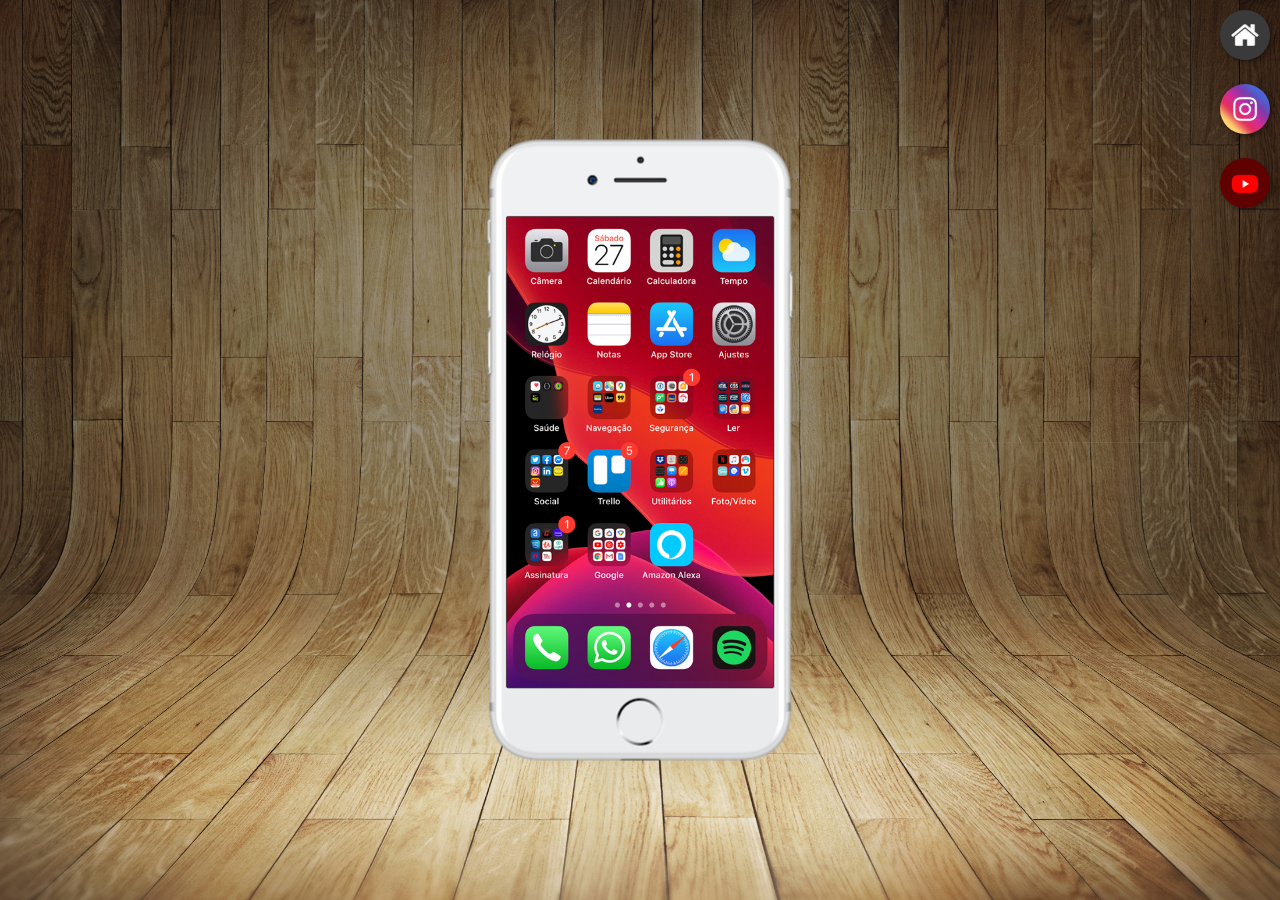
<file: index.html>
<!DOCTYPE html>
<html lang="pt-br">
<head>
    <meta charset="UTF-8">
    <meta name="viewport" content="width=device-width, initial-scale=1.0">
    <title>Redes Sociais</title>
    <link rel="stylesheet" href="style.css">
</head>
<body>
    <main>
        <section id="telefone">
            <iframe name="tela"  id="tela" src="home.html" frameborder="0">
                seu navegador não é compativel.
            </iframe>

        </section>
        <section id="rd">

        <a href="home.html" target="tela"><img src="imagens/logo-home.jpg" alt="logo de inicio"> </a><br>
        
        <a href="instagram.html" target="tela"><img src="imagens/logo-instagram.jpg" alt="logo instagram"></a><br>
        
        <!-- <a href="facebook.html" target="tela"><img src="imagens/logo-facebook.jpg" alt="logo facebook"></a><br> -->
        
        <a href="youtube.html" target="tela"><img src="imagens/logo-youtube.jpg" alt="logo youtube"></a><br>
                   
        <!-- <a href="github.html" target="tela"><img src="imagens/logo-github.jpg" alt="logo gitHub"></a><br> -->



        </section>
    </main>
</body>
</html>
</file>
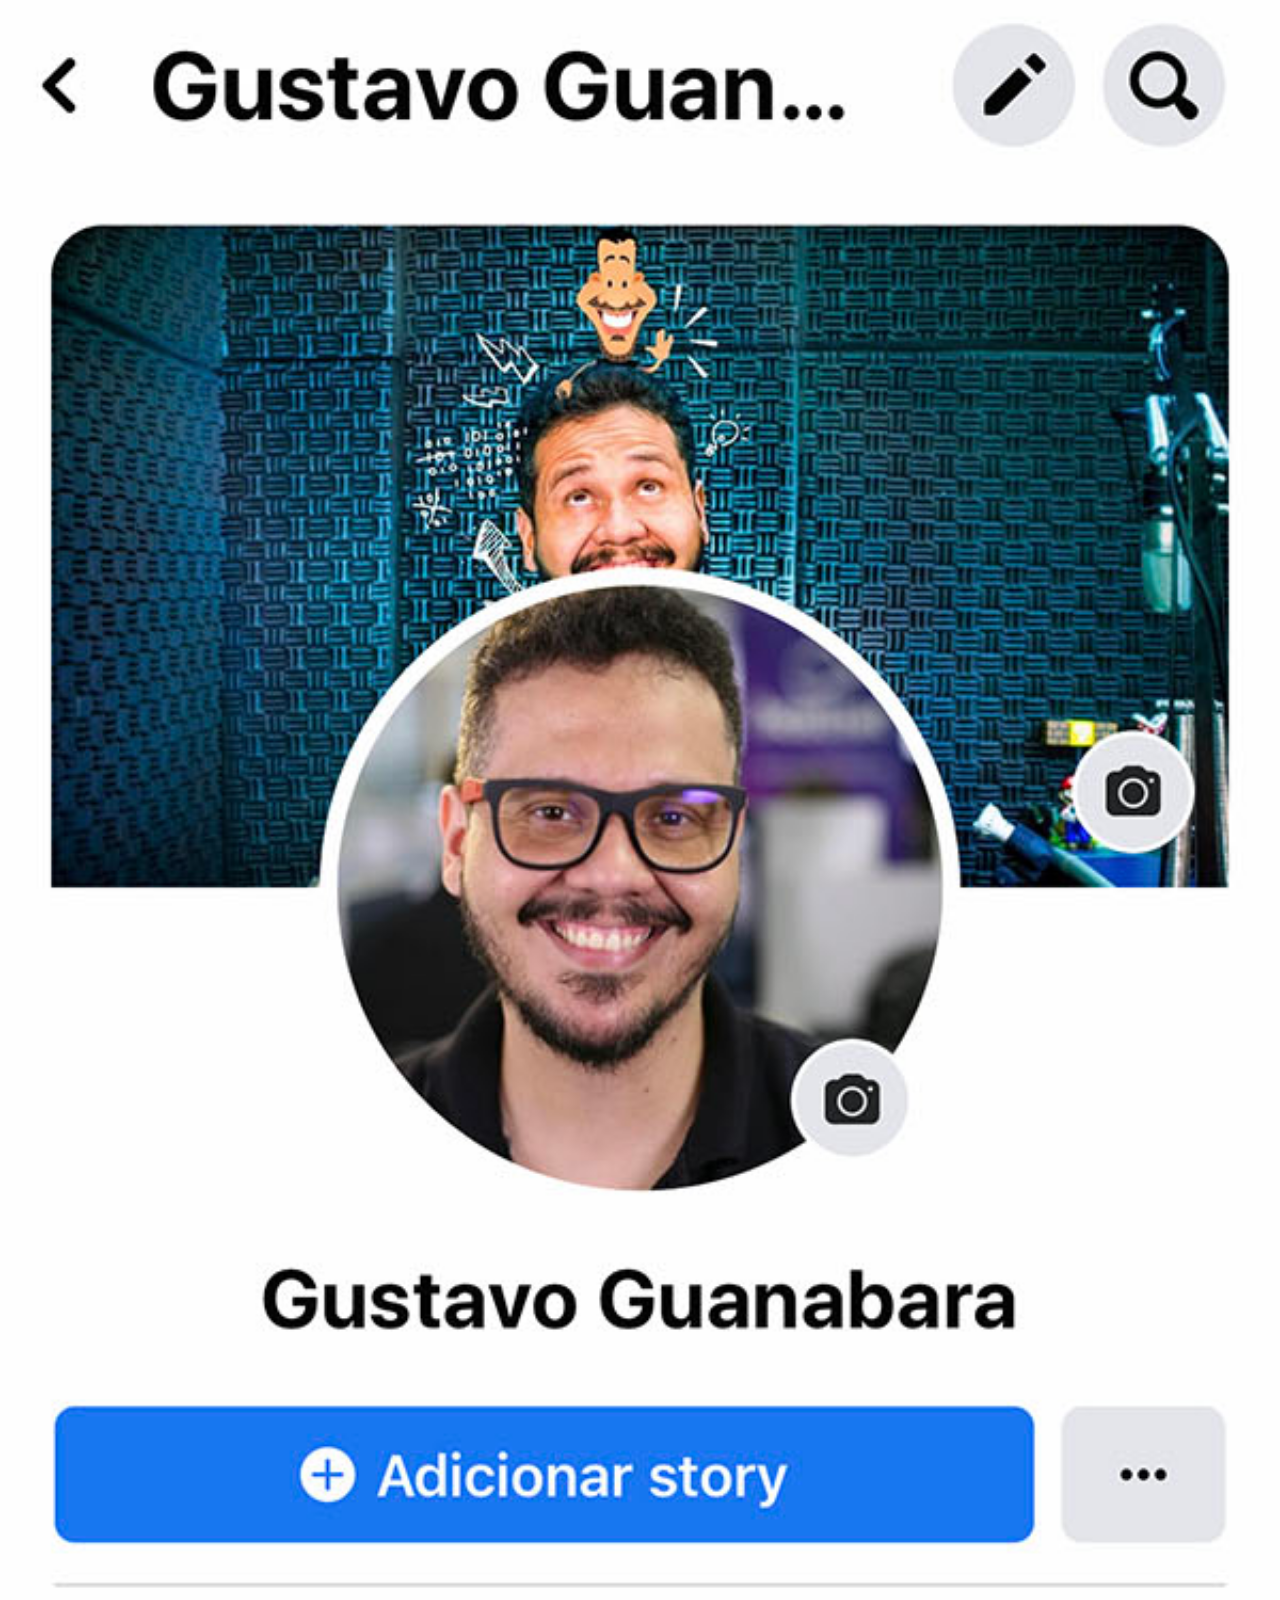
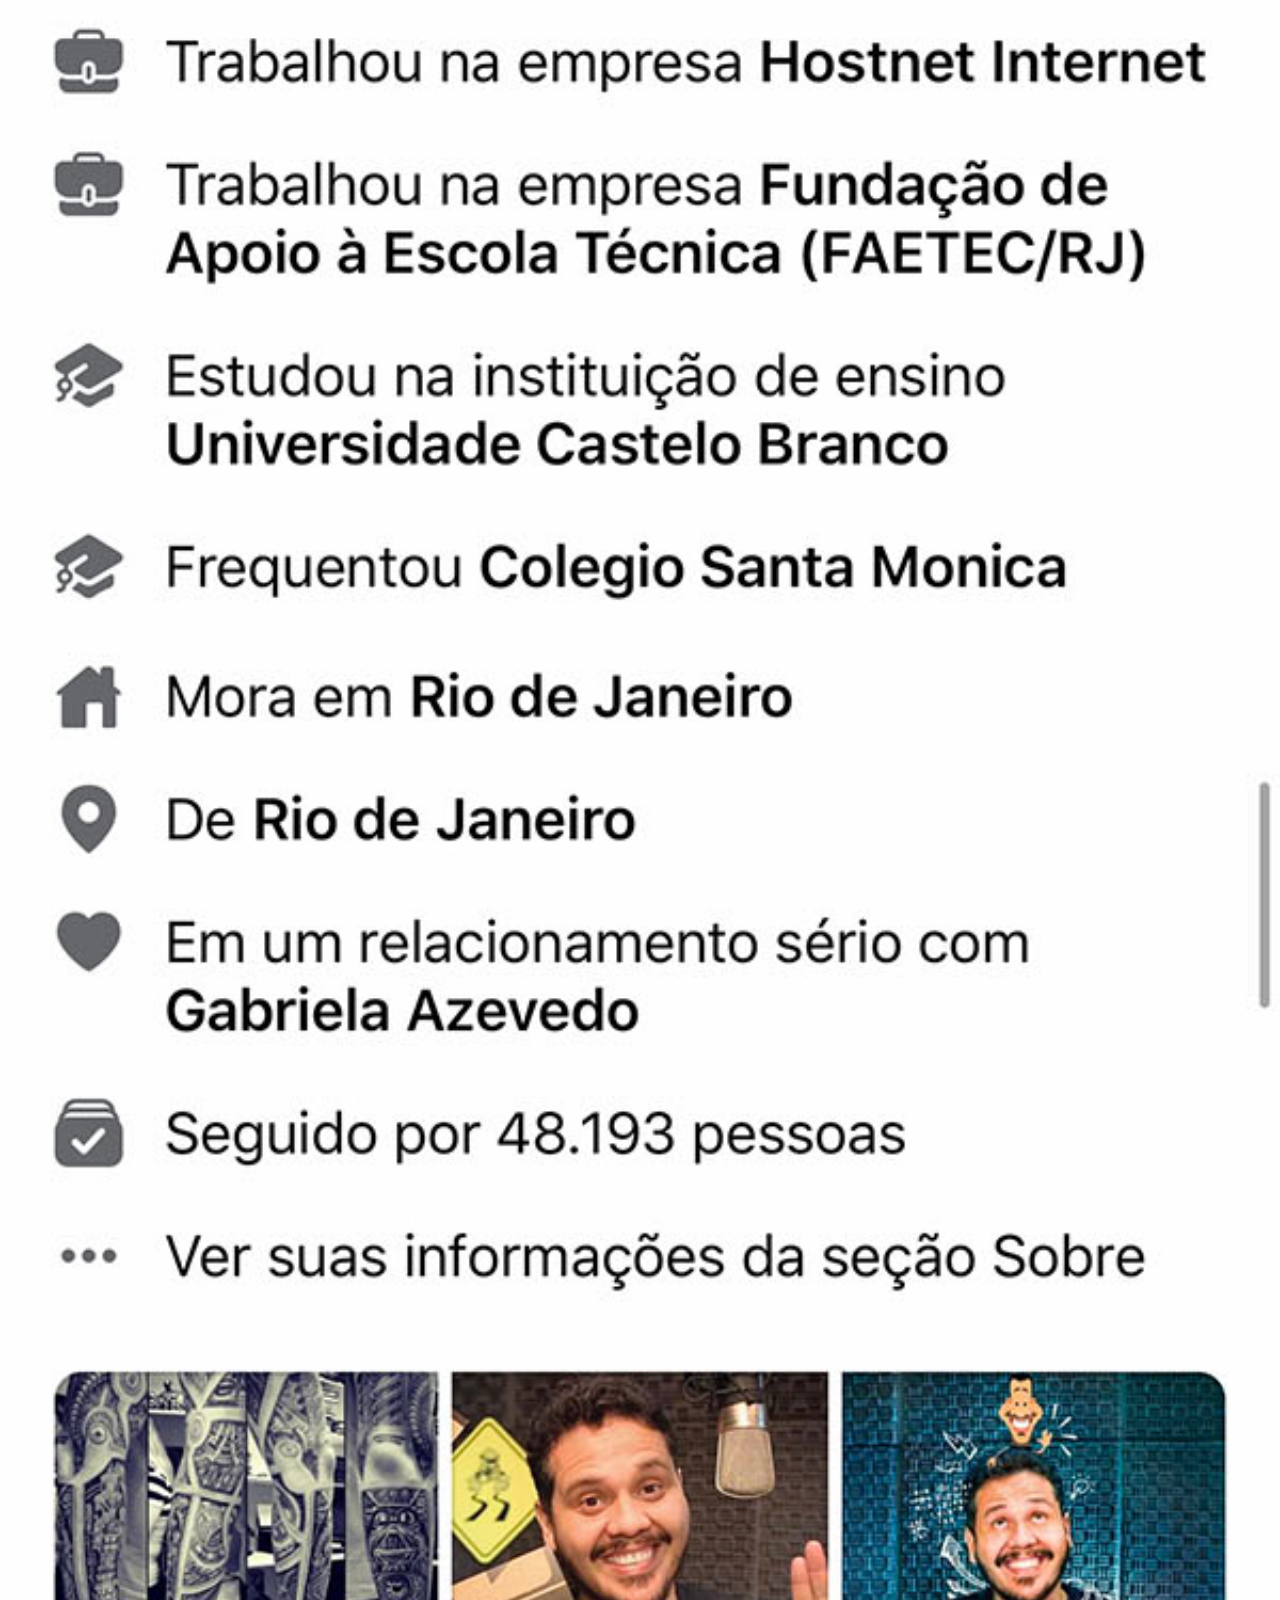
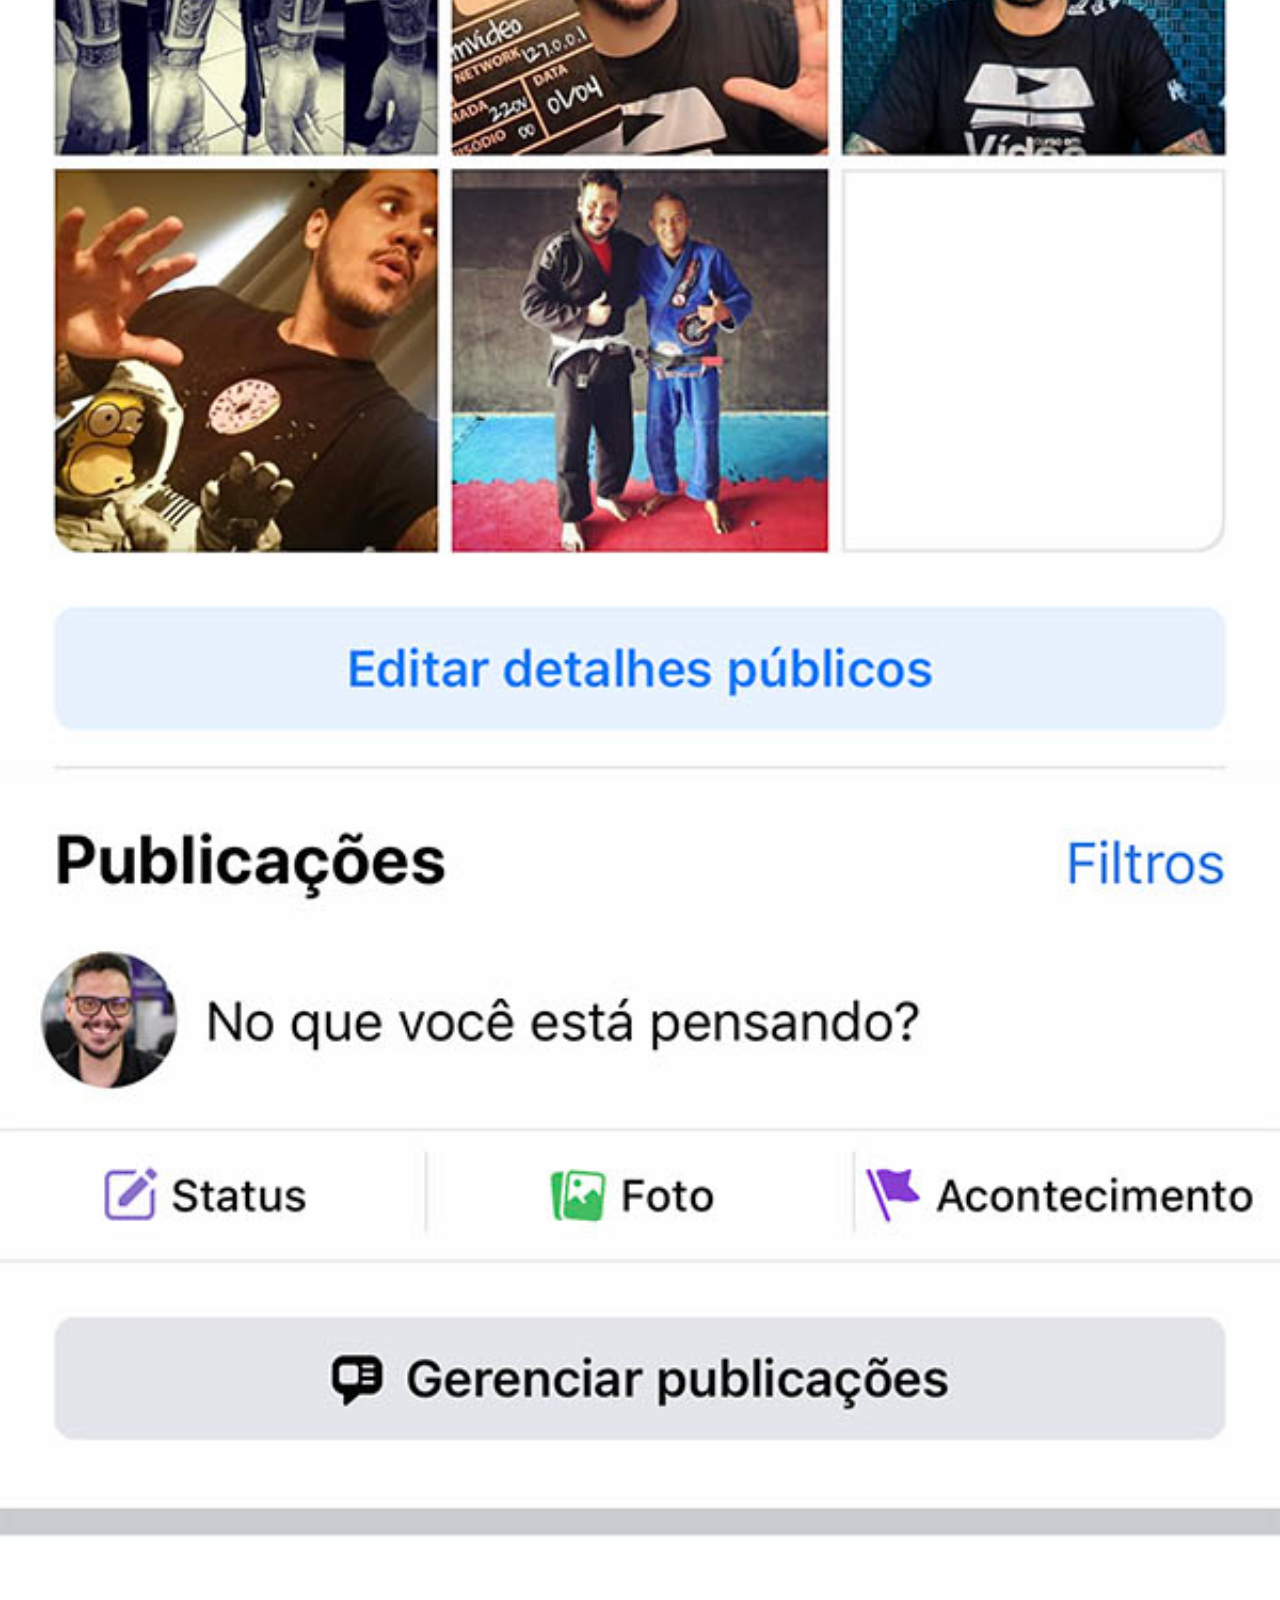
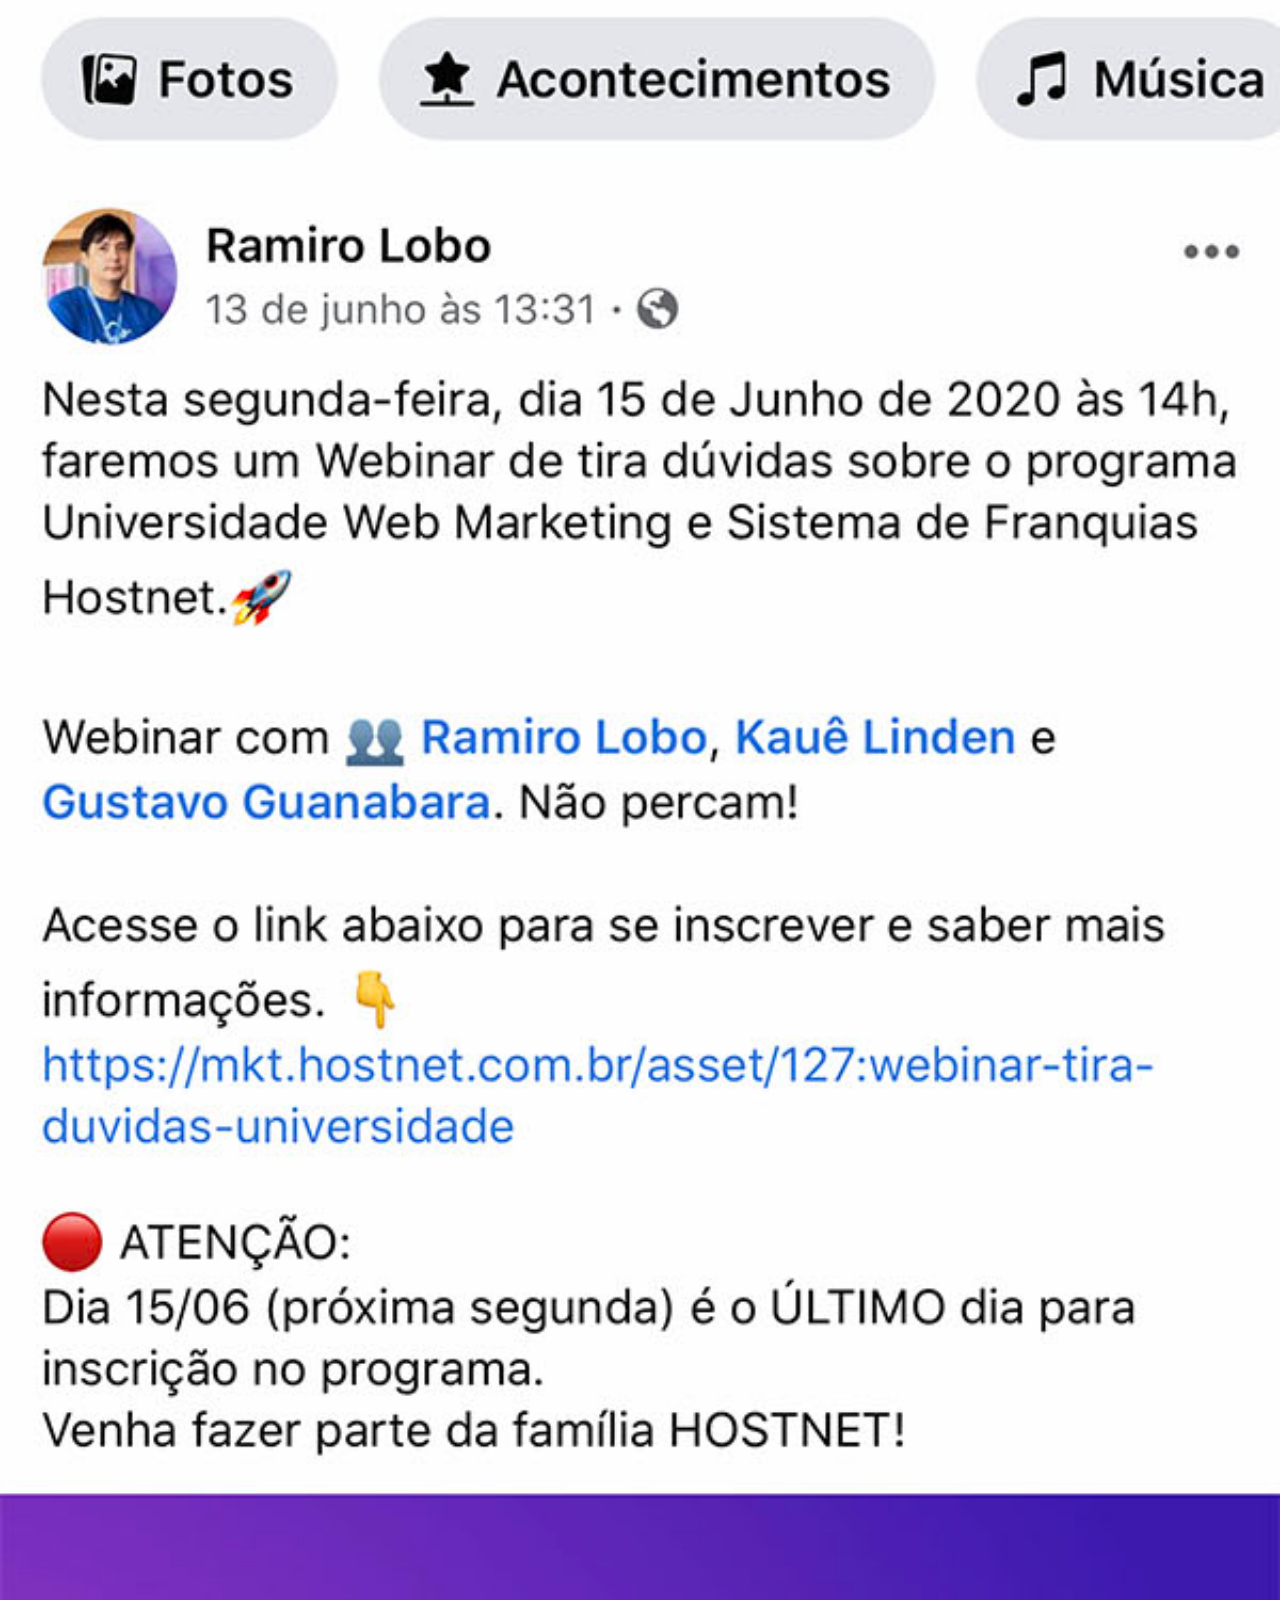
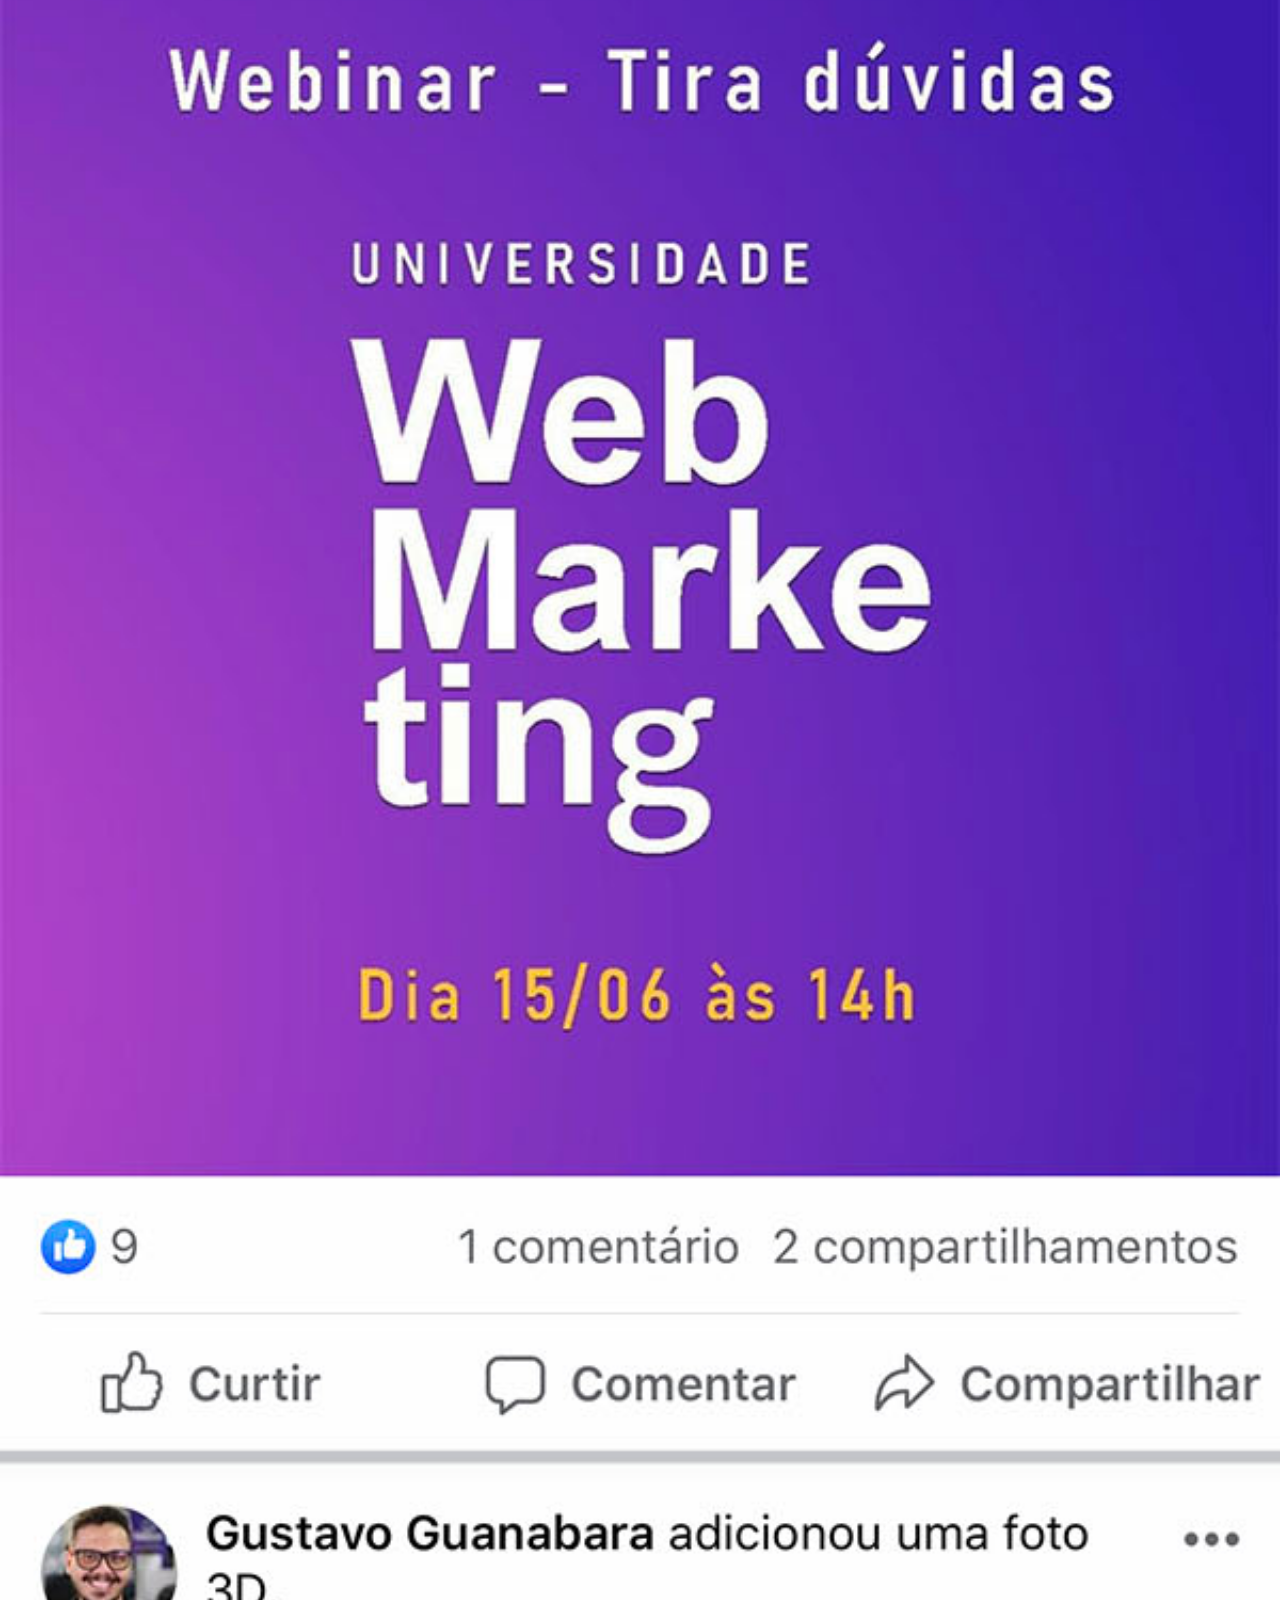
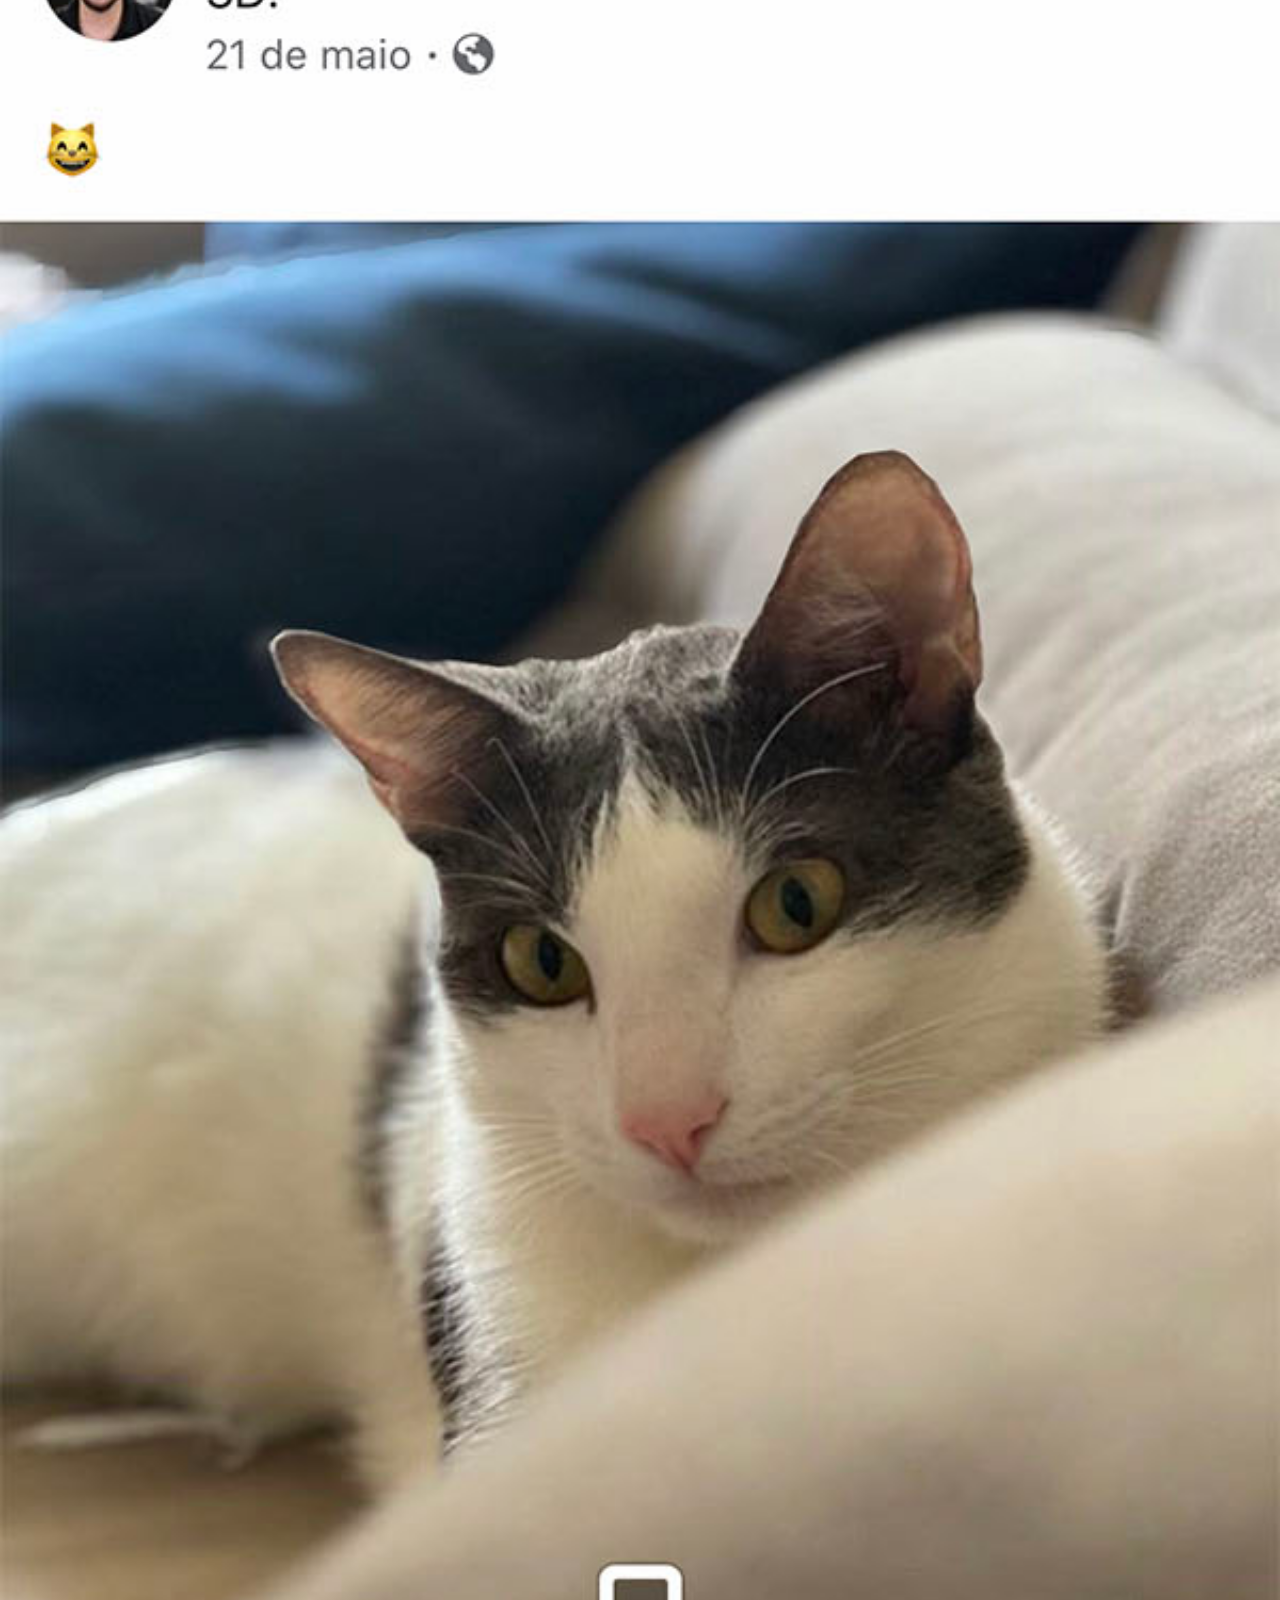
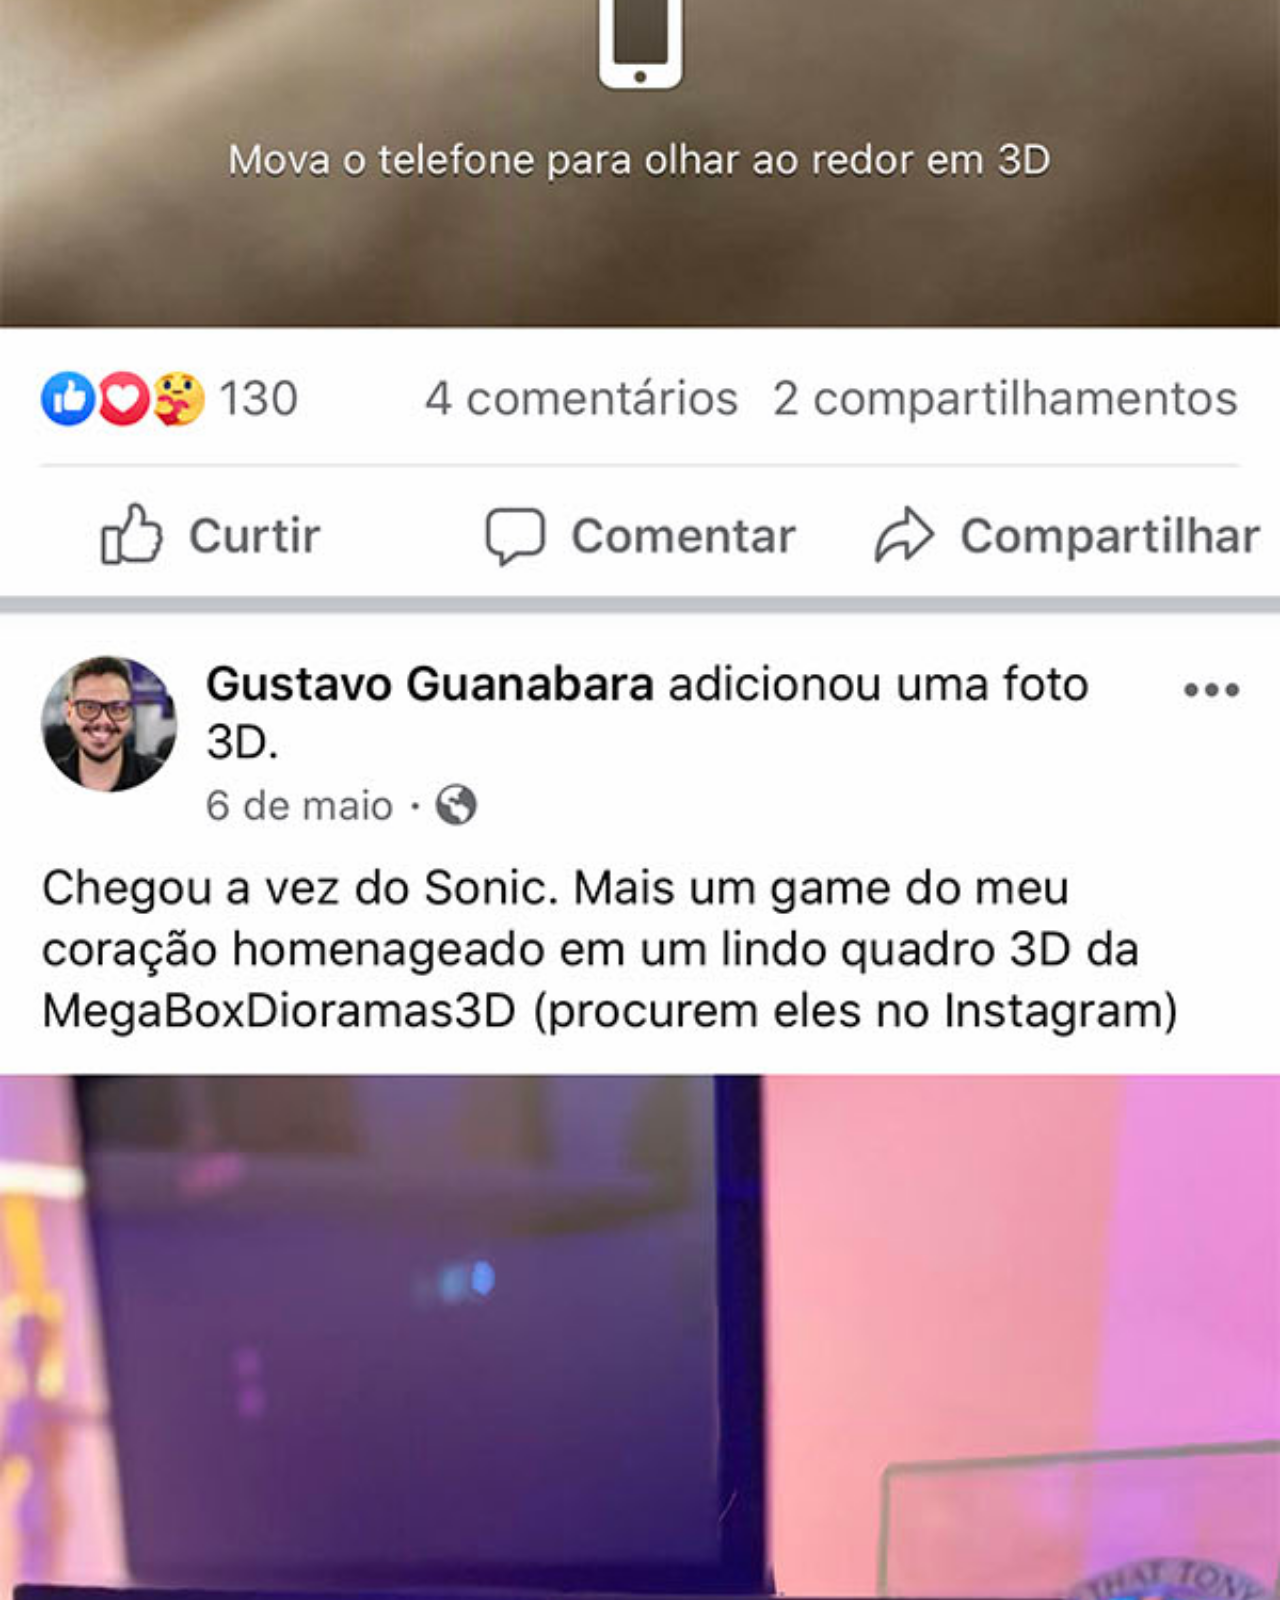
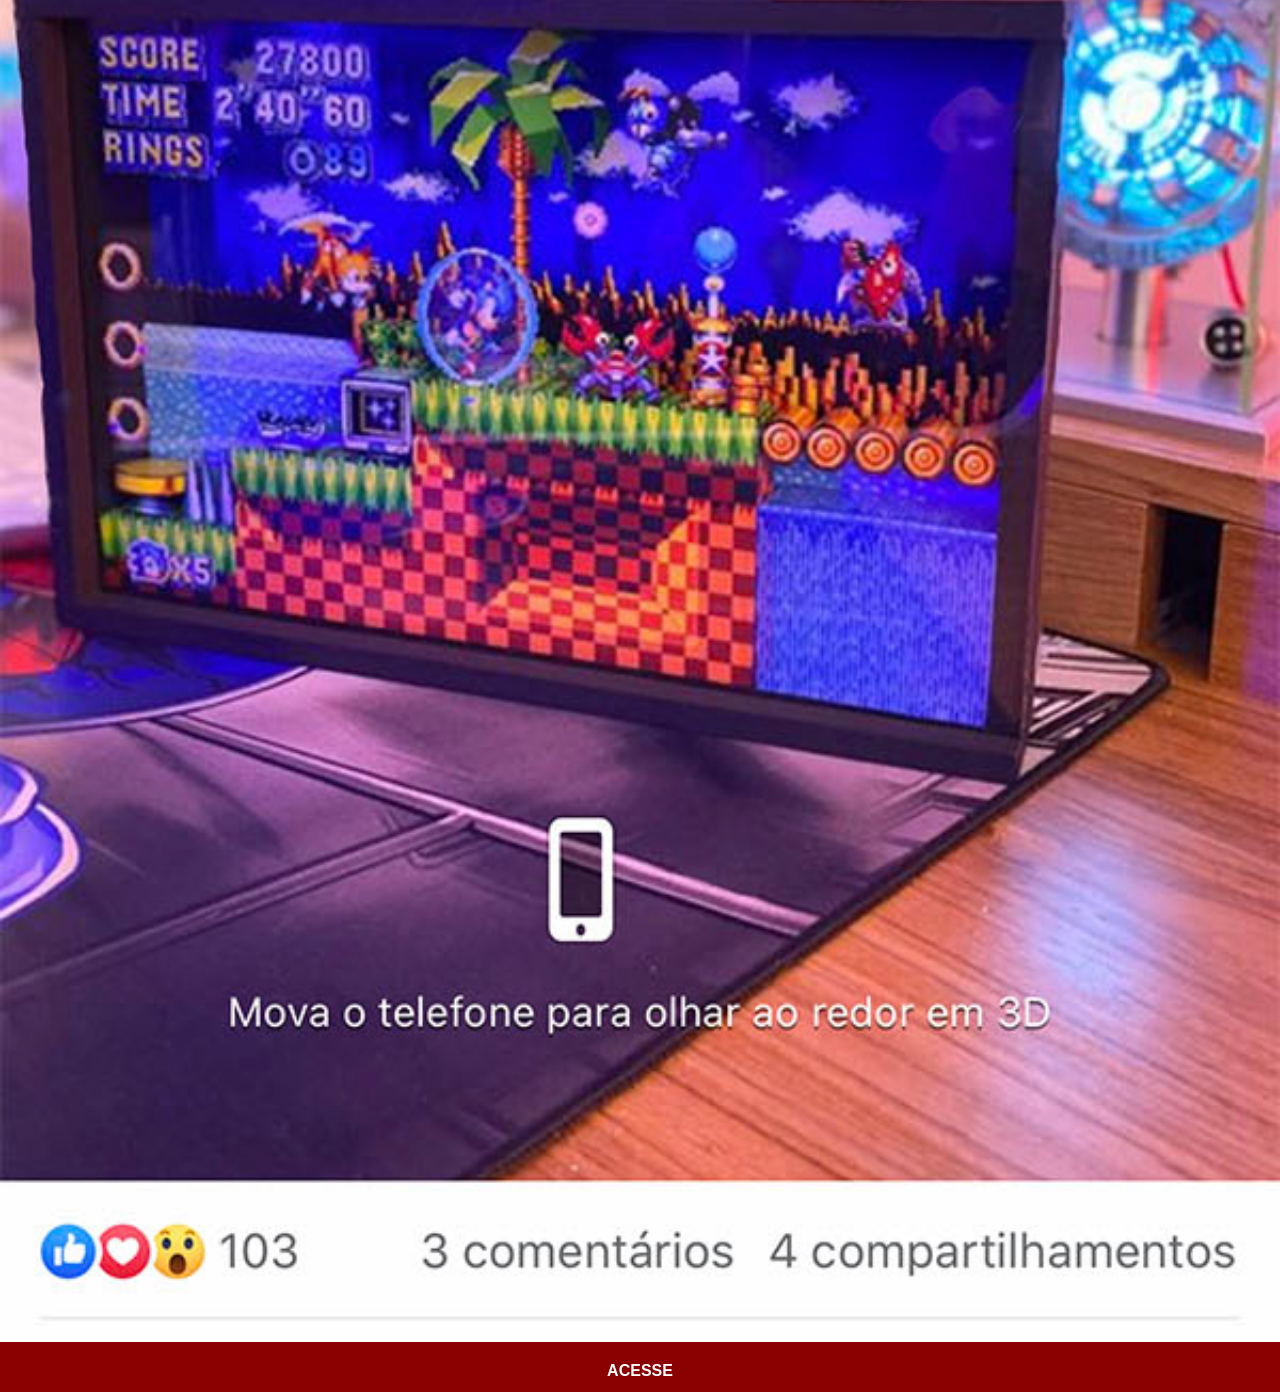
<file: facebook.html>
<!DOCTYPE html>
<html lang="pt-br">
<head>
    <meta charset="UTF-8">
    <meta name="viewport" content="width=device-width, initial-scale=1.0">
    <title>facebook</title>
    <link rel="stylesheet" href="social.css">
</head>
<body>
    <img src="imagens/tela-facebook.jpg" alt="tela facebook">
    <a href="https://www.facebook.com/share/1WNngE3wbc/?mibextid=wwXIfr">ACESSE</a>
</body>
</html>
</file>
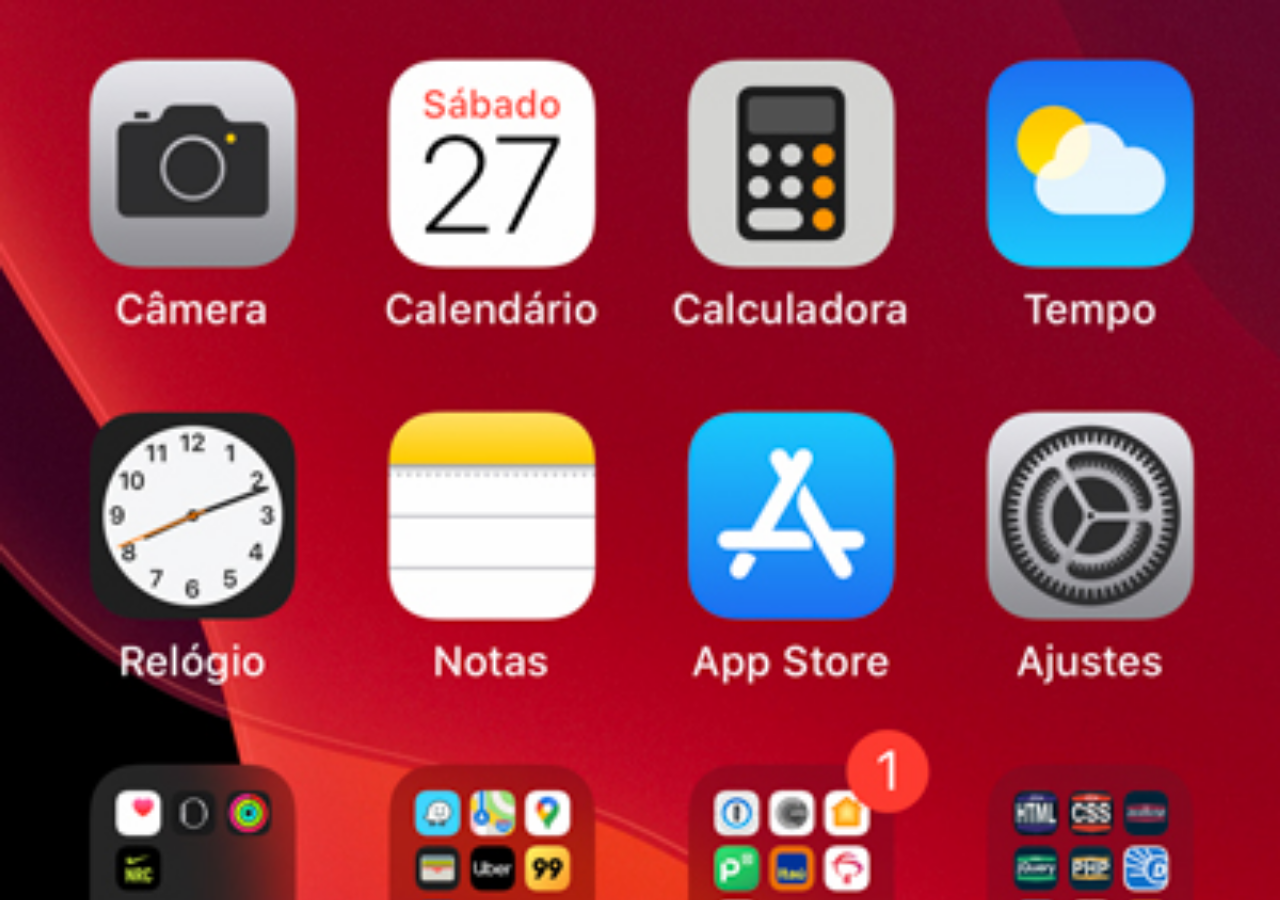
<file: home.html>
<!DOCTYPE html>
<html lang="pt-br">
<head>
    <meta charset="UTF-8">
    <meta name="viewport" content="width=device-width, initial-scale=1.0">
    <title>home</title>
    
    <style>
        * {
            margin: 0px;
            padding:0px;
        }

        body{
            width: 100vw;
            height: 100vh;
            background-color: black;
            background-image: url(imagens/tela-home.jpg);
            background-repeat: no-repeat;
            top: center; 
            background-size: cover;
        }
    </style>

</head>
<body>
    
    
</body>
</html>
</file>
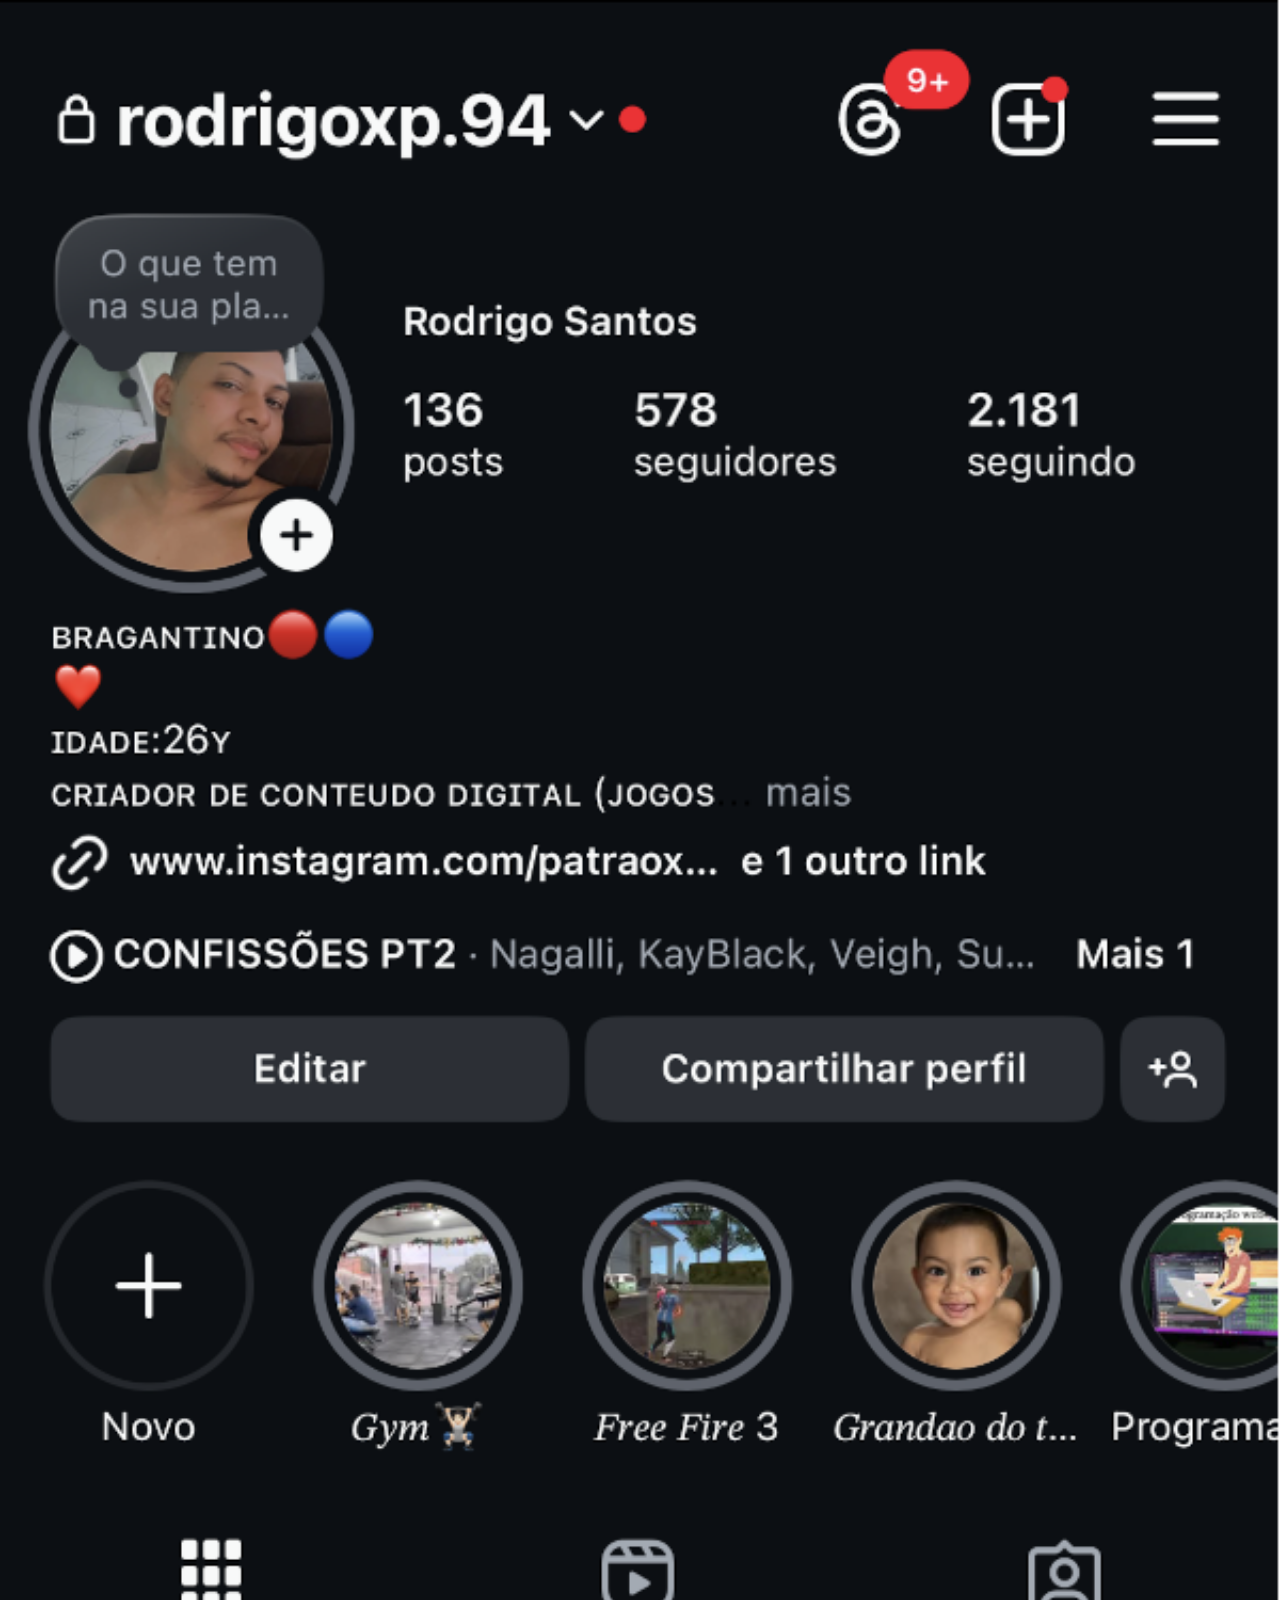
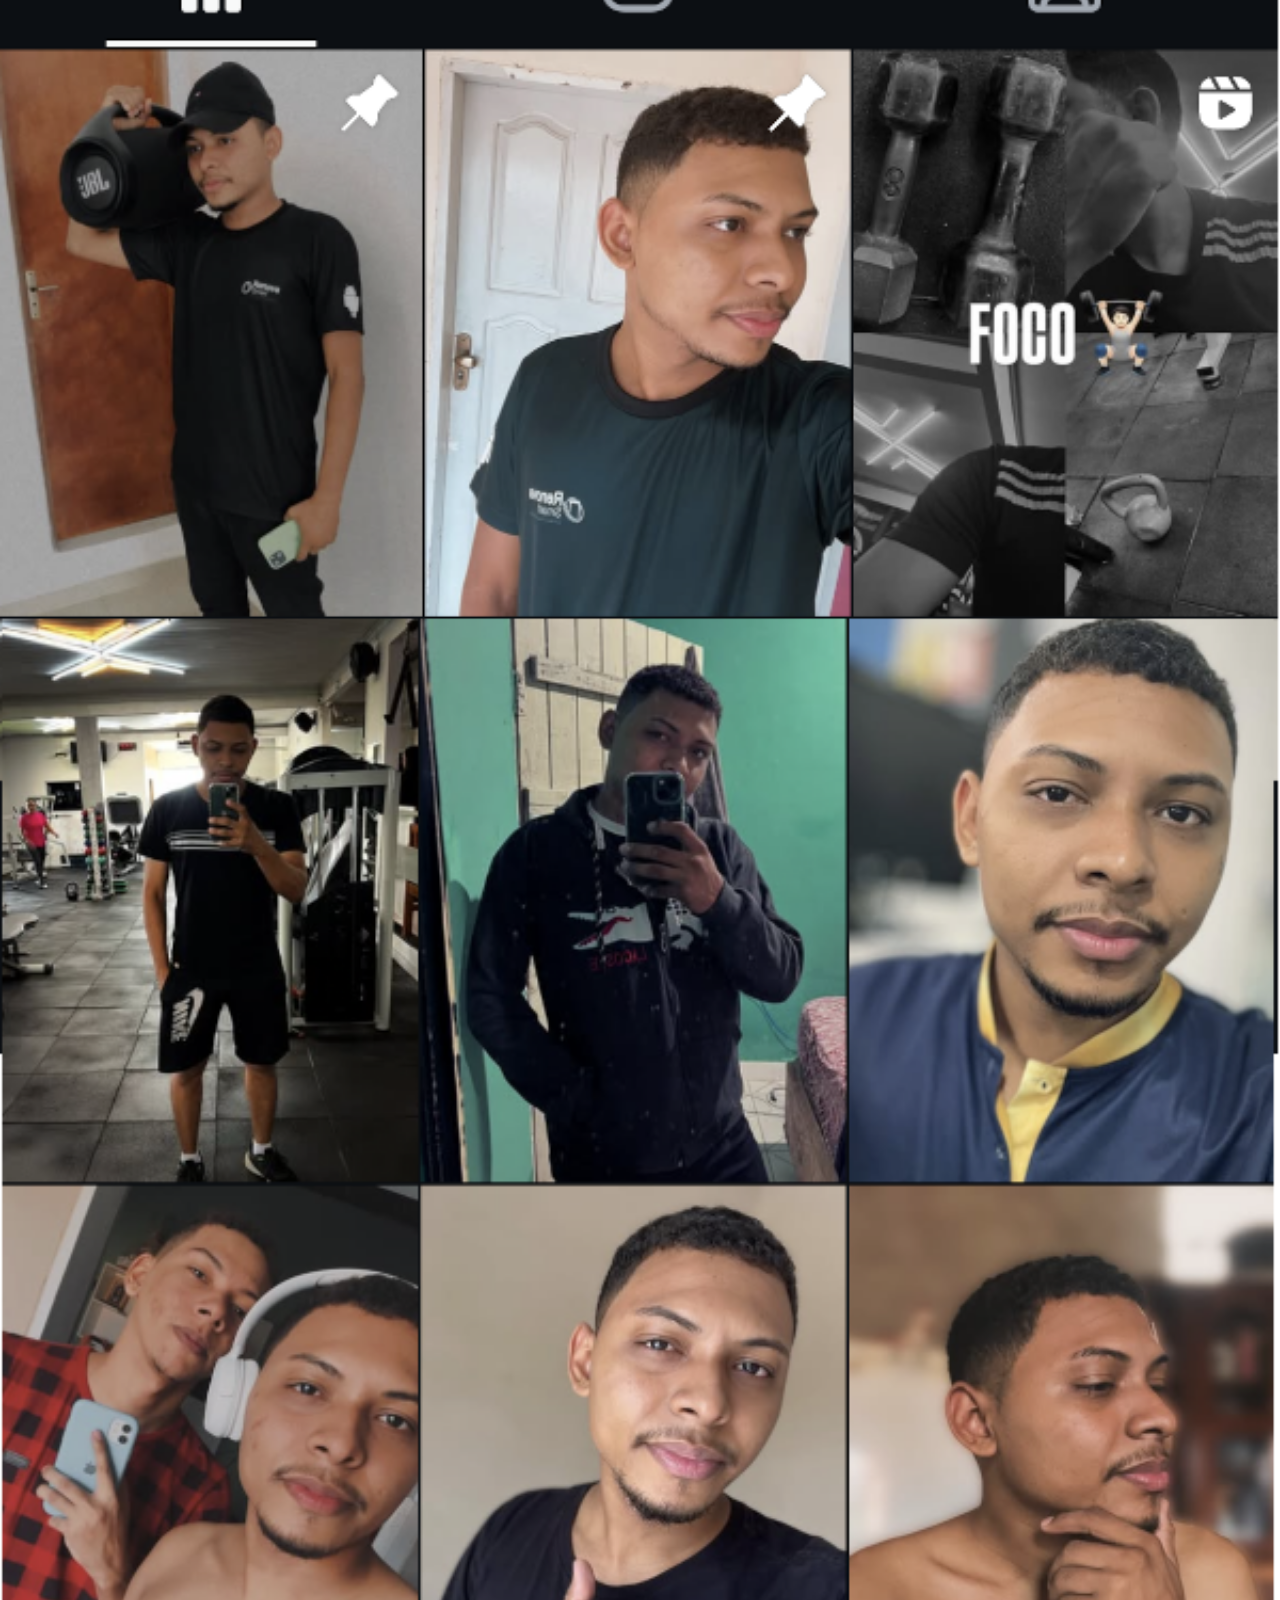
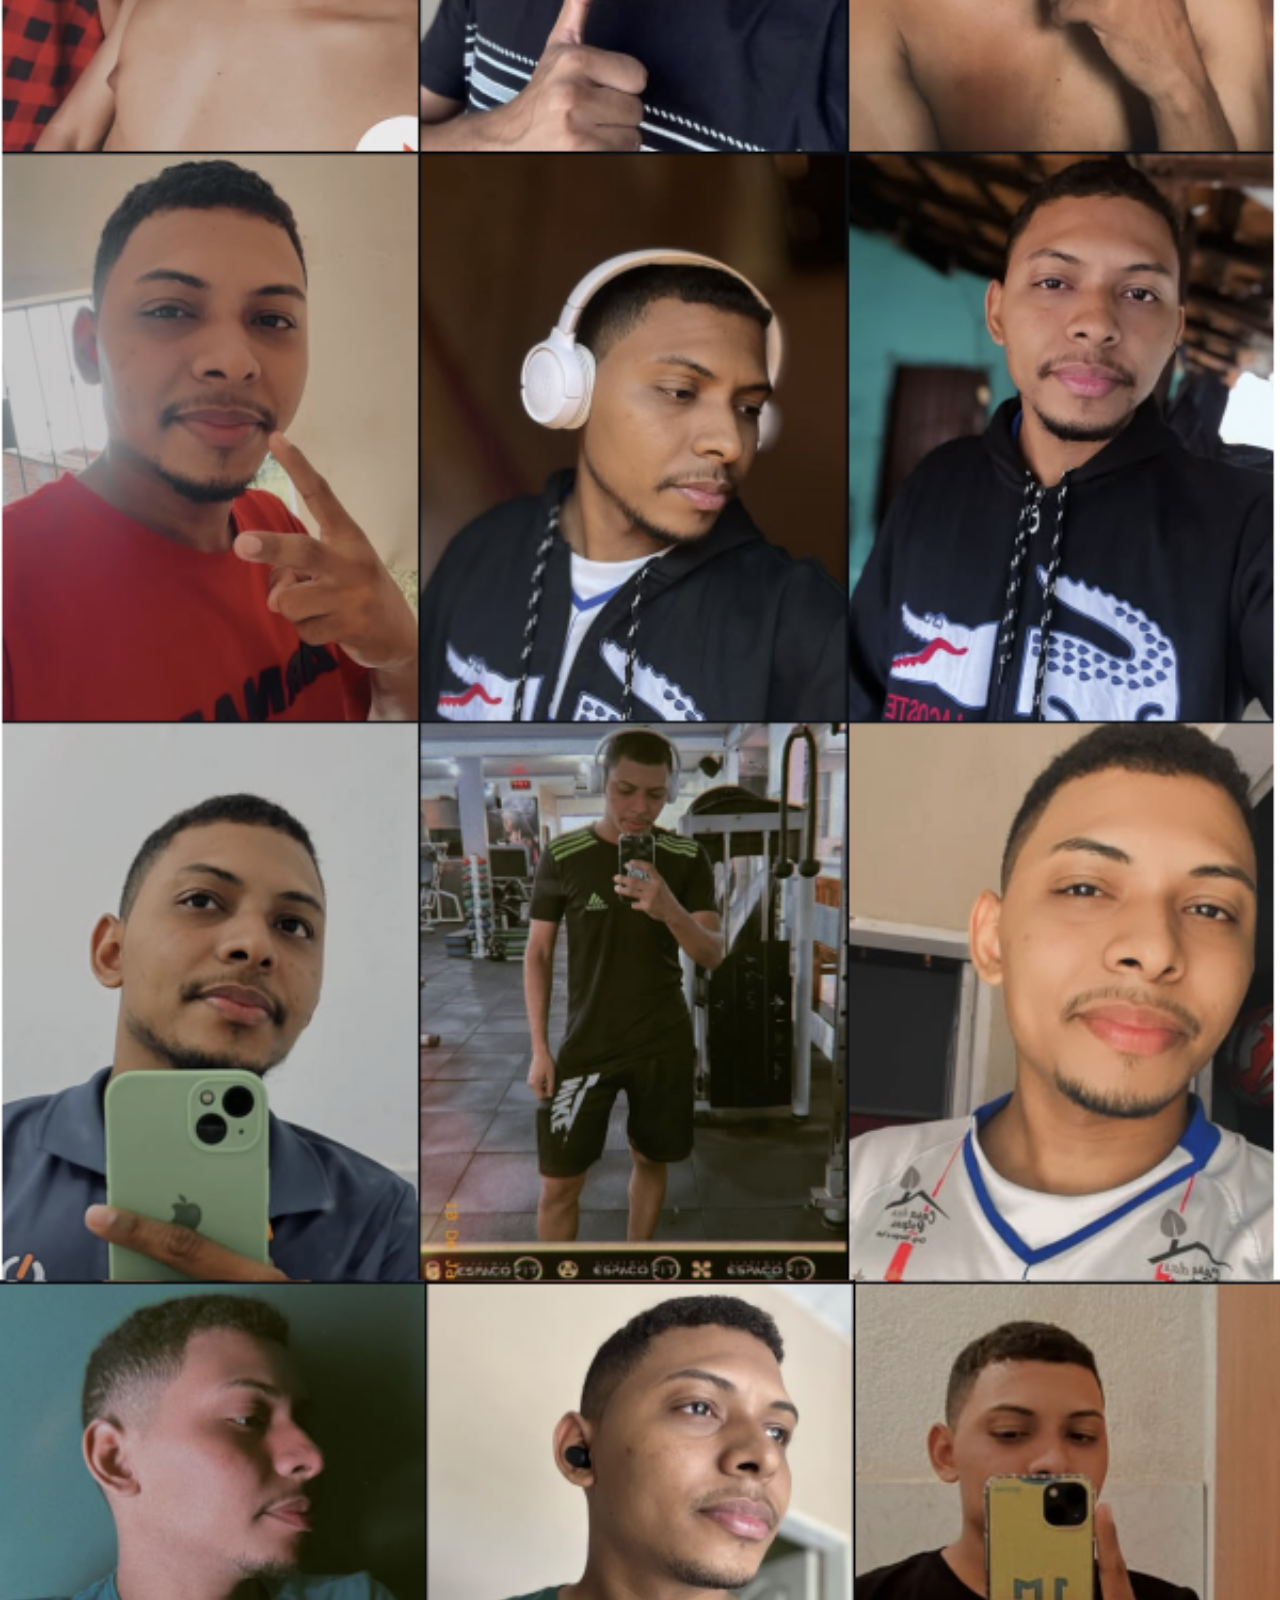
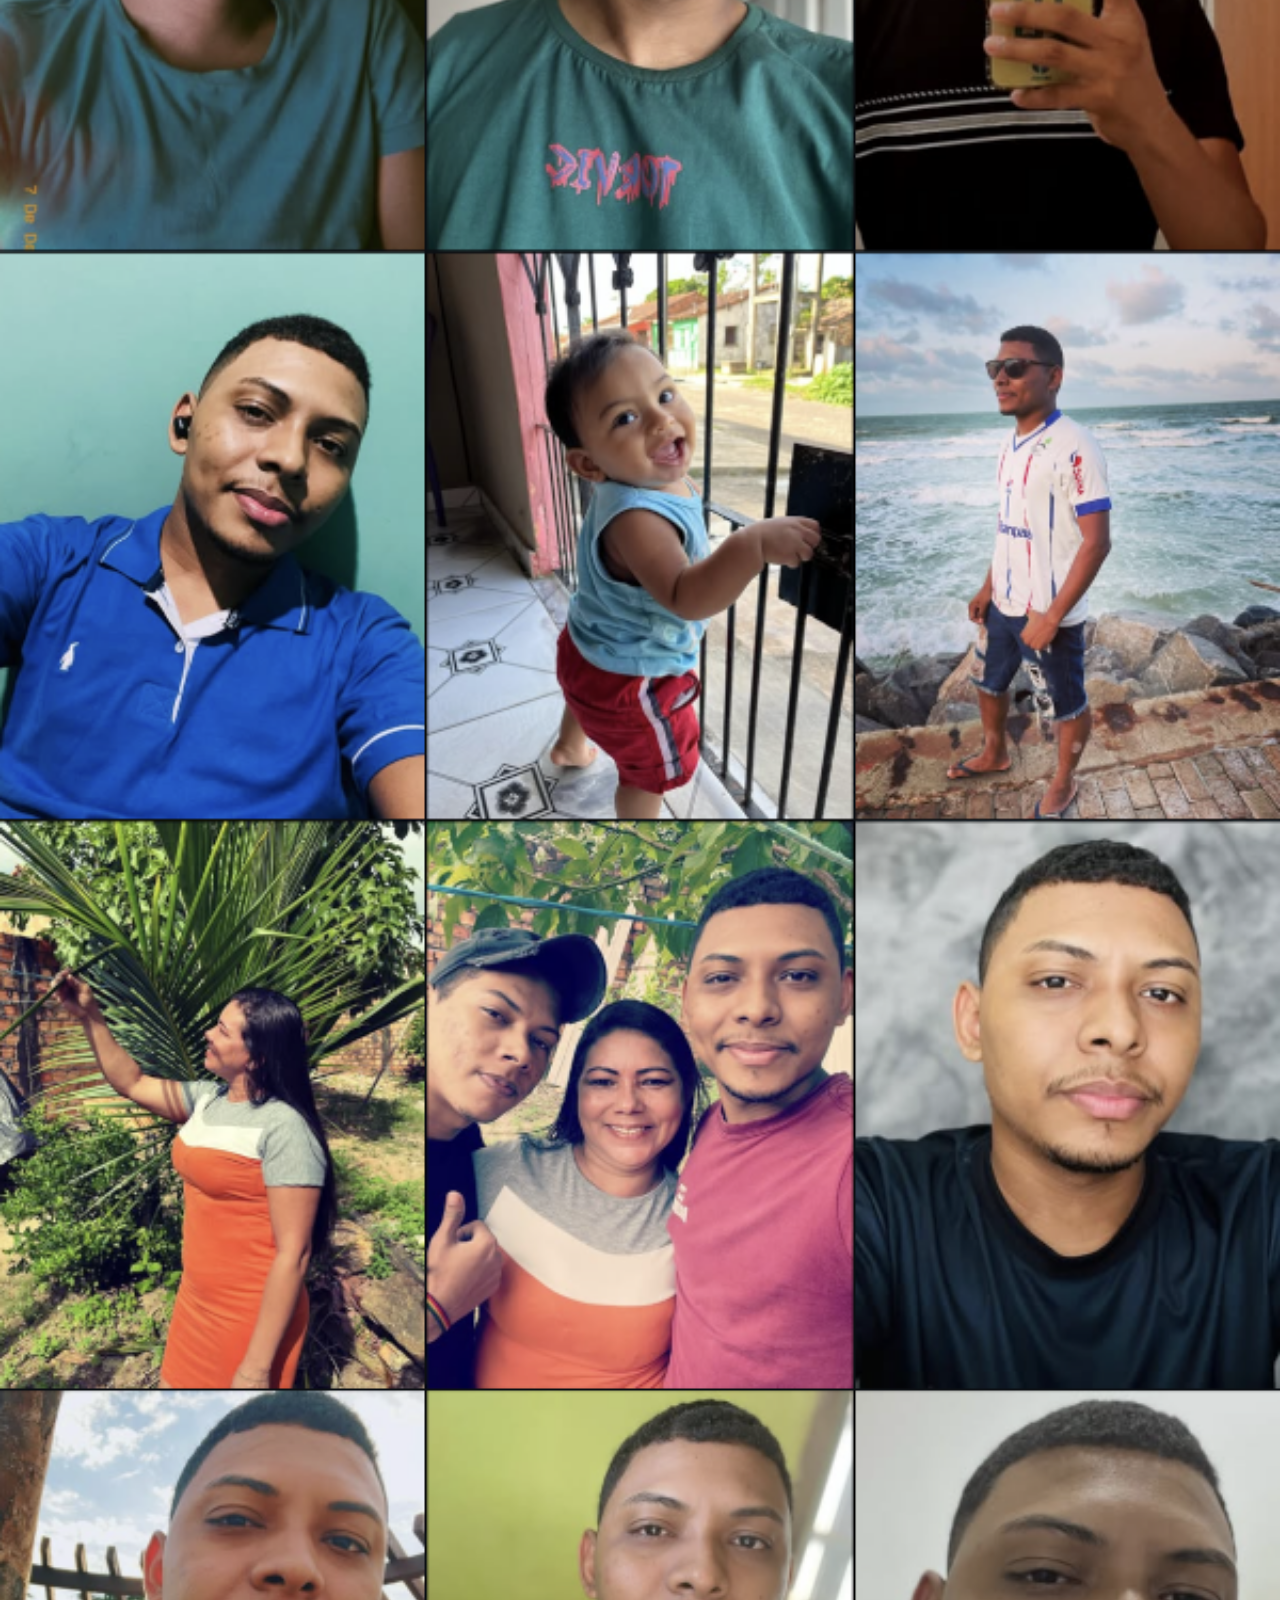
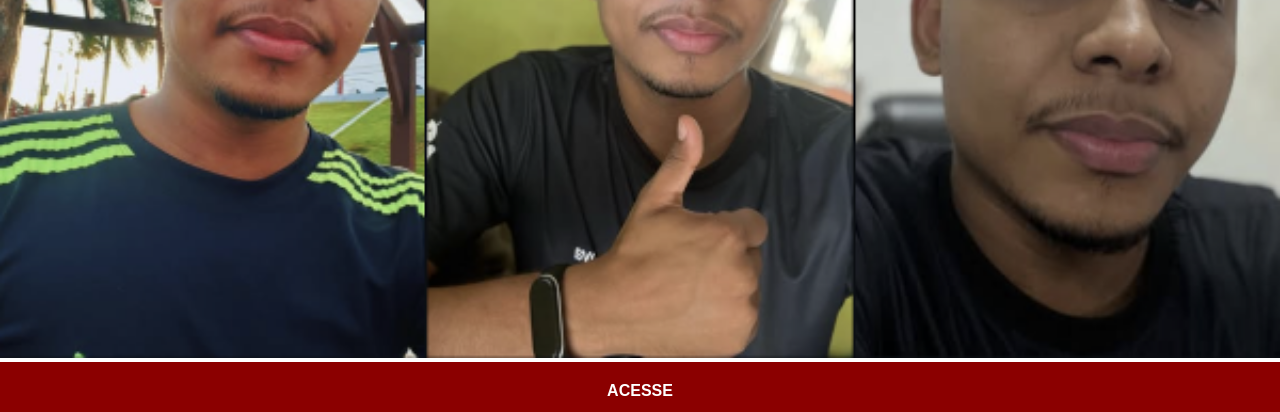
<file: instagram.html>
<!DOCTYPE html>
<html lang="pt-br">
<head>
    <meta charset="UTF-8">
    <meta name="viewport" content="width=device-width, initial-scale=1.0">
    <title>instagram</title>
    <link rel="stylesheet" href="social.css">
</head>
<body>

    <img src="imagens/instagram-imagem.PNG" alt="youtube">
    <a href="https://www.instagram.com/rodrigoxp.94?igsh=MXJ1bDZuOHV0b2RheA%3D%3D&utm_source=qr" target="_blank">ACESSE</a>

</body>
</html>
</file>
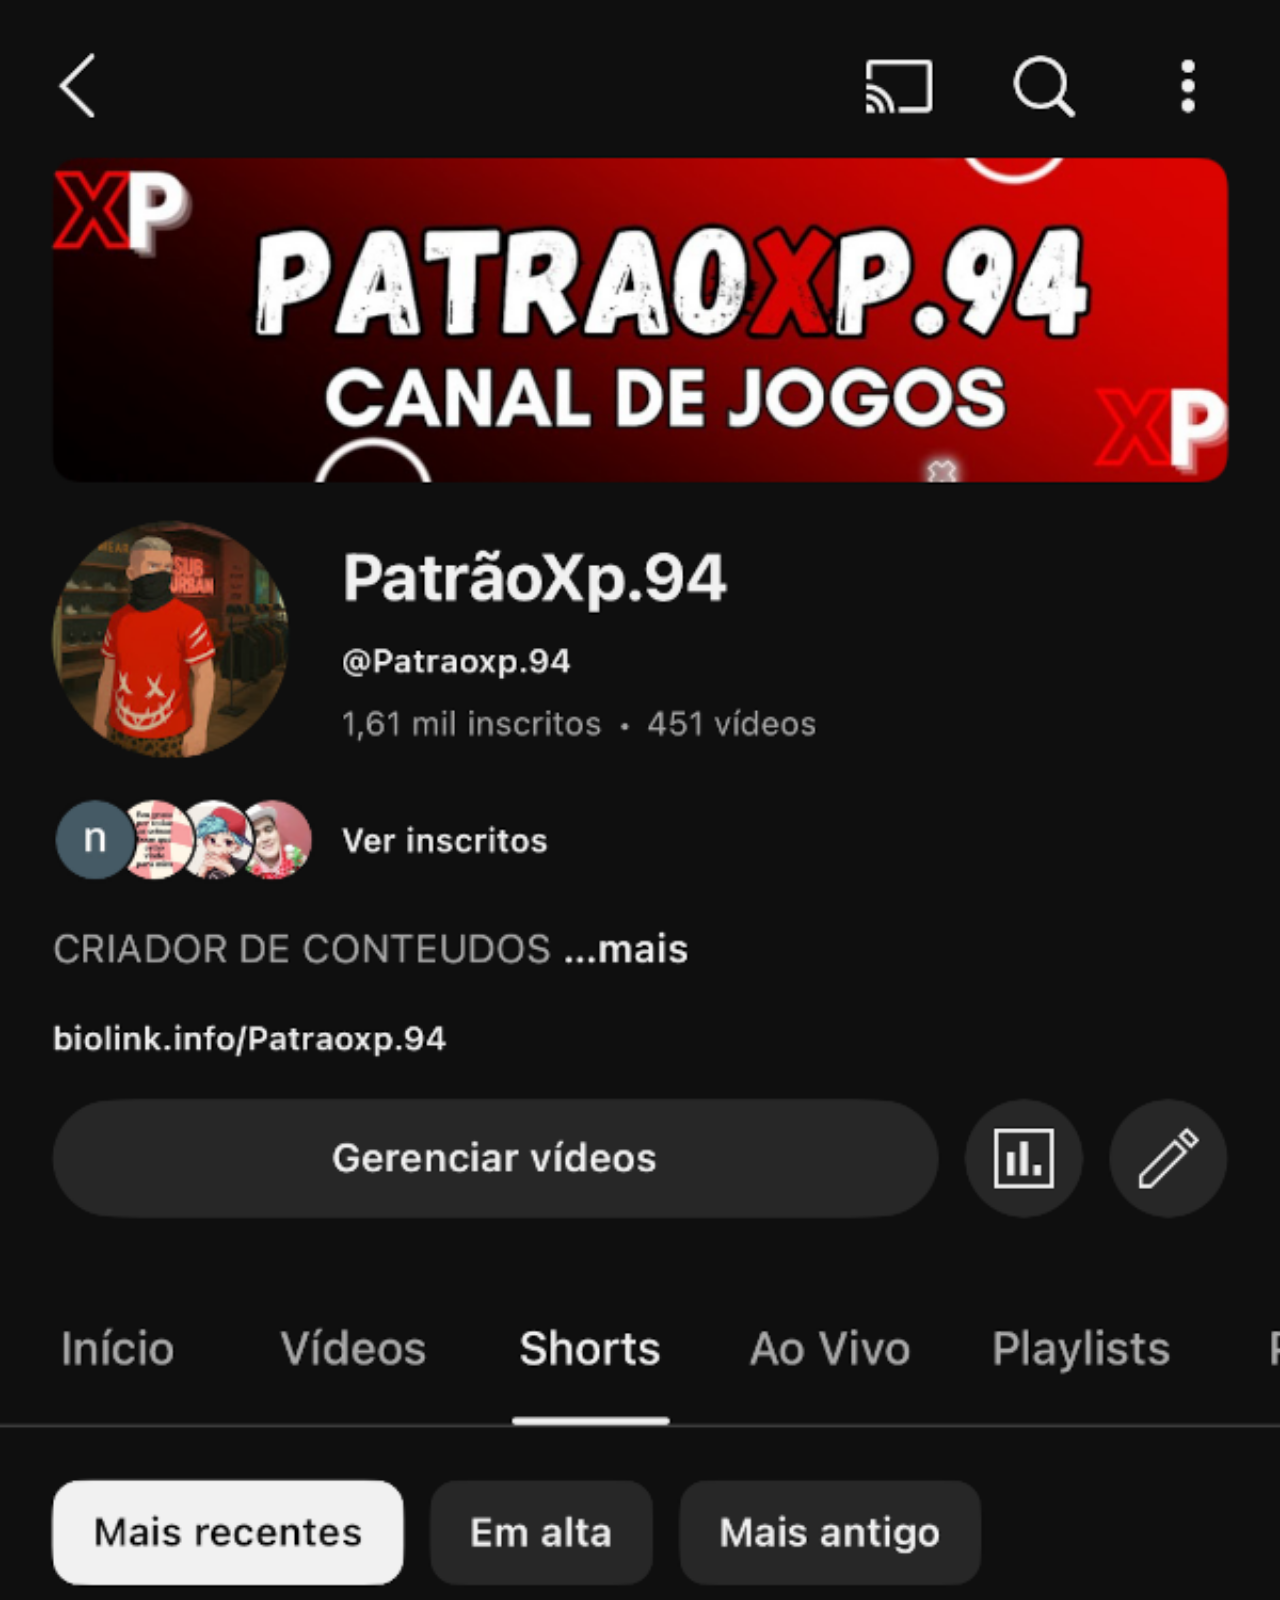
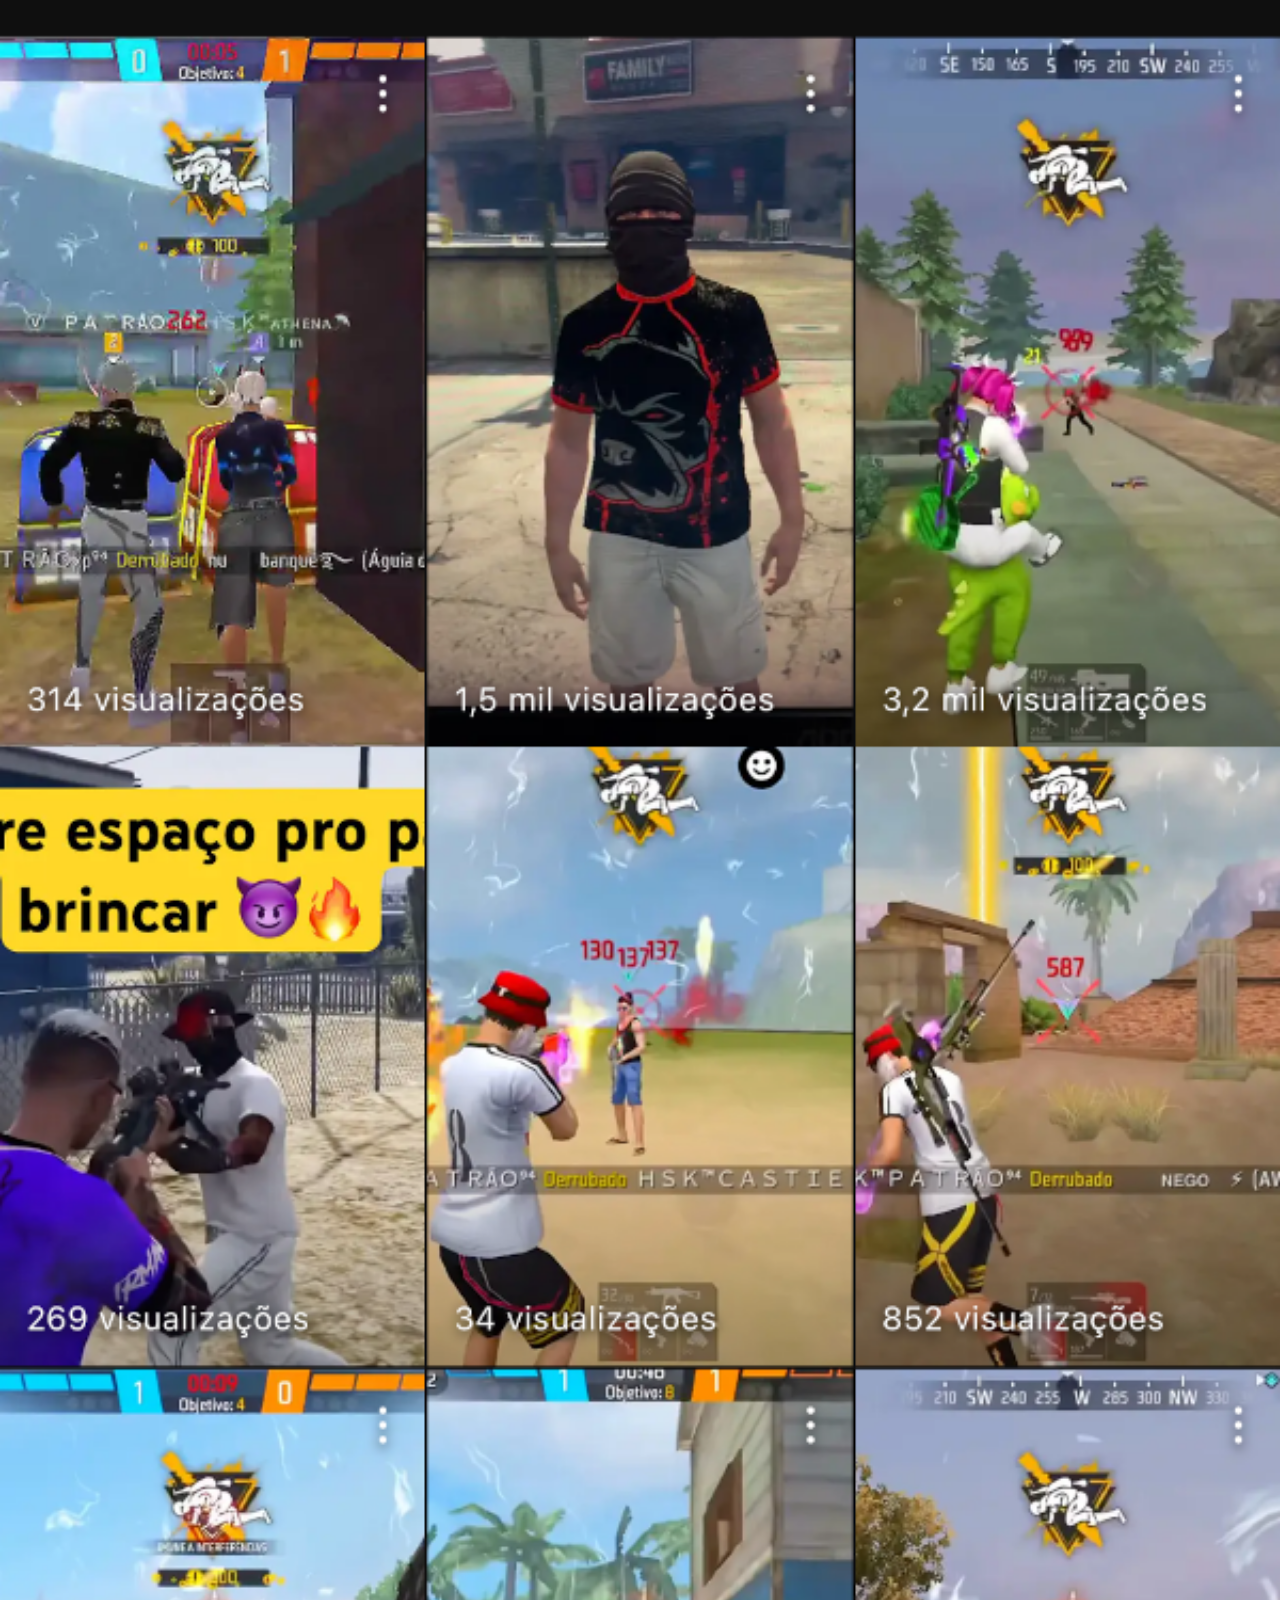
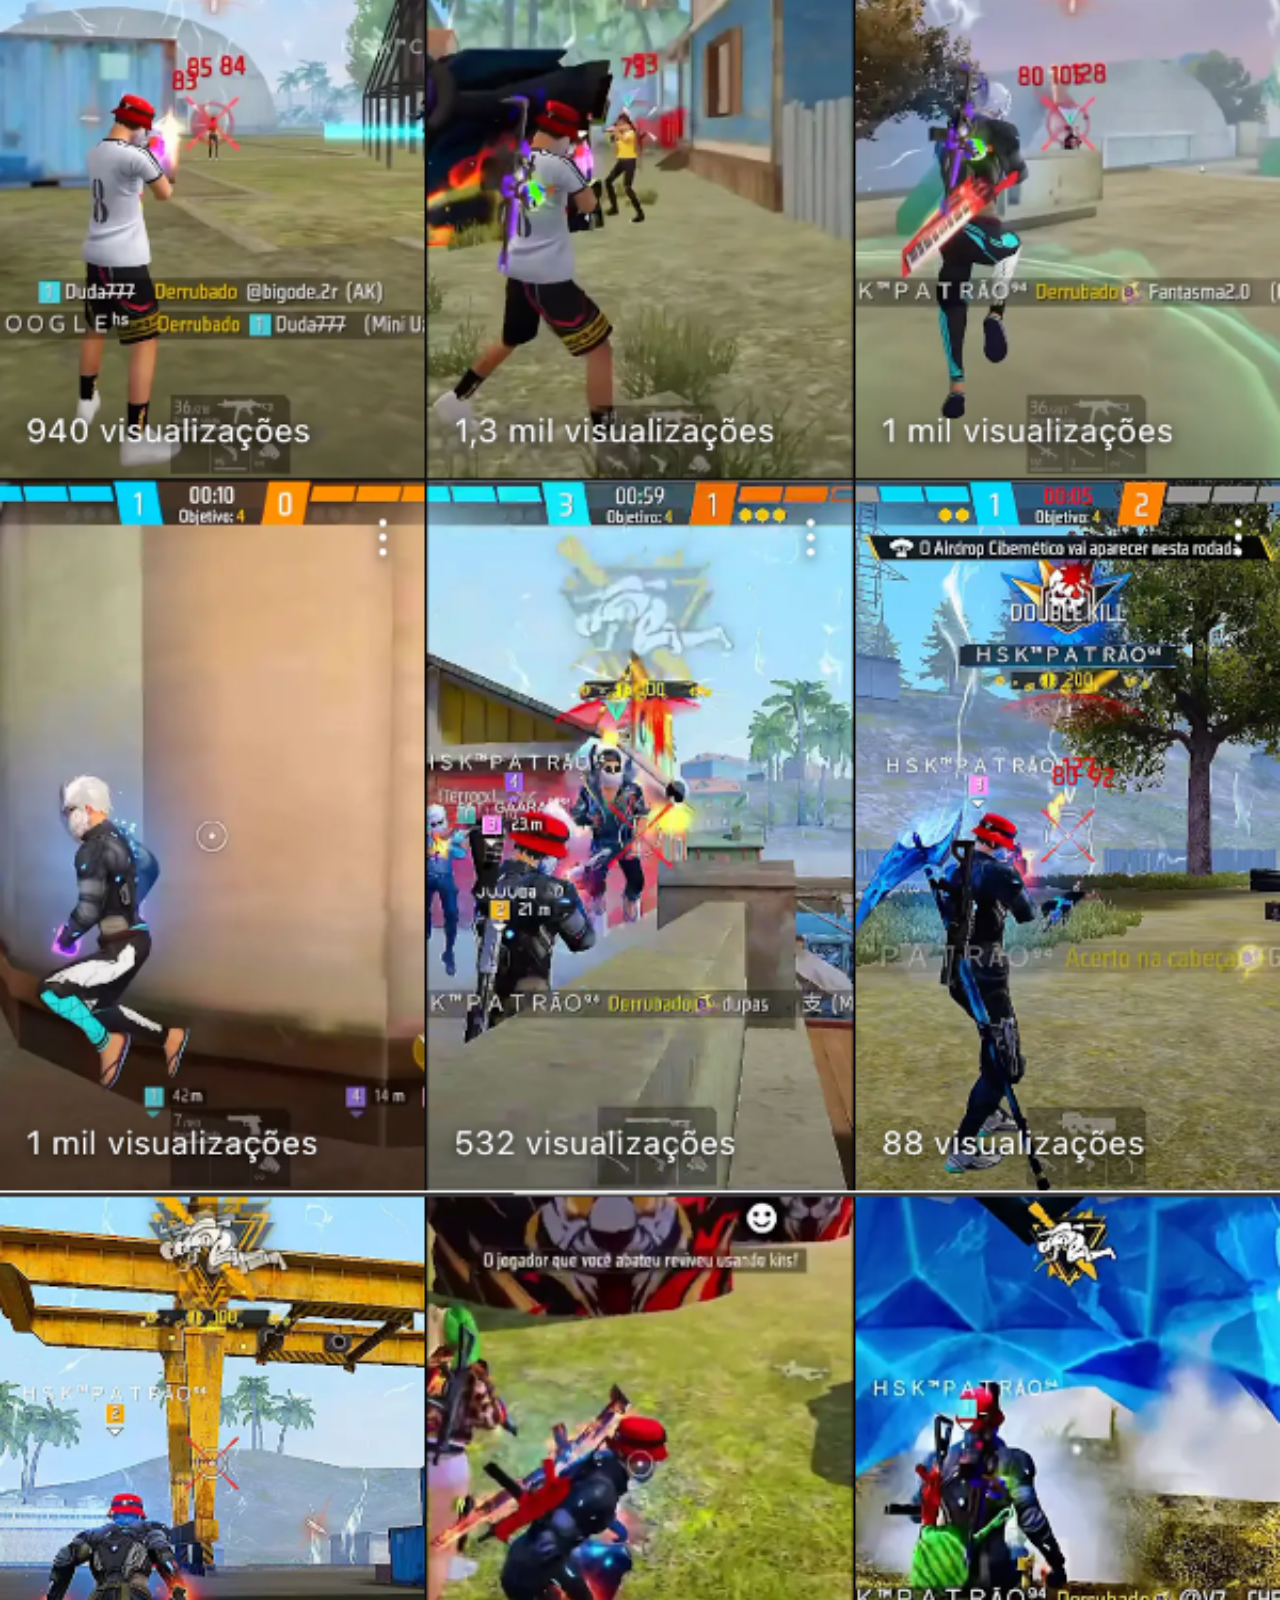
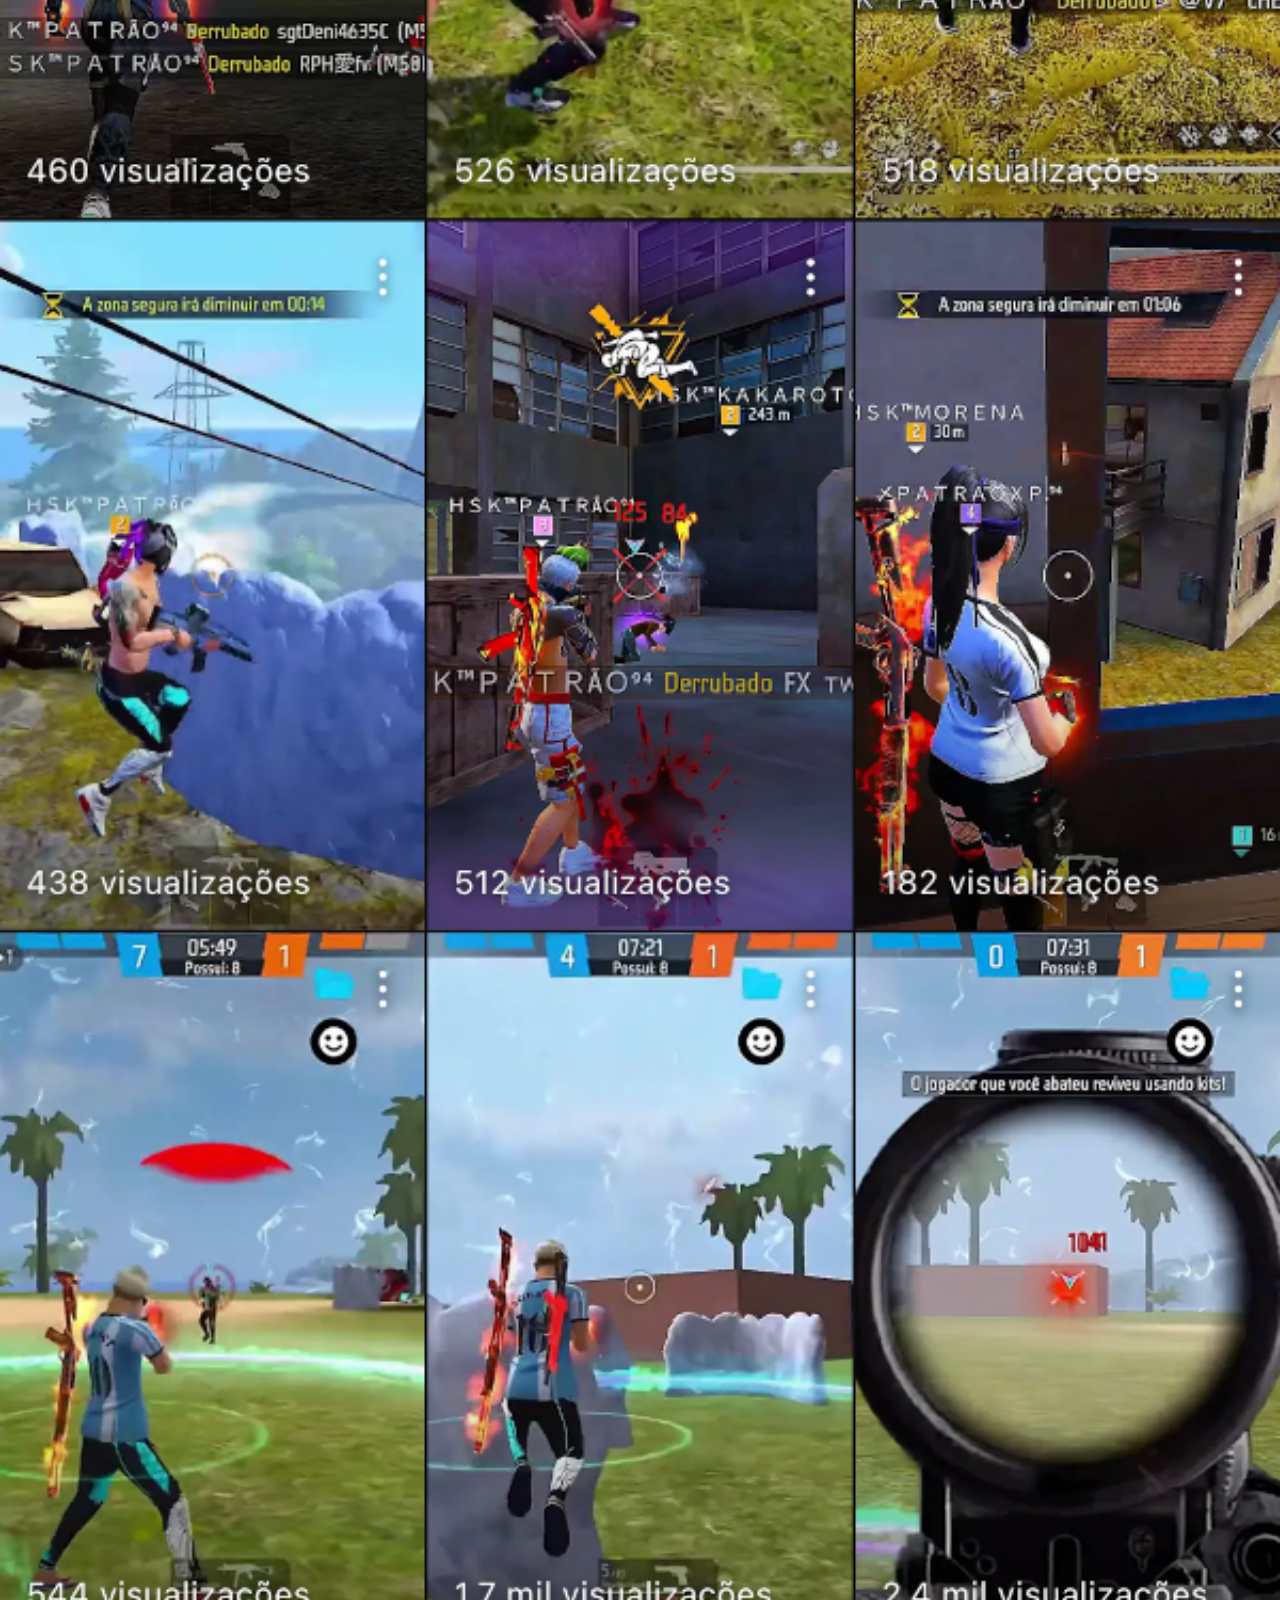
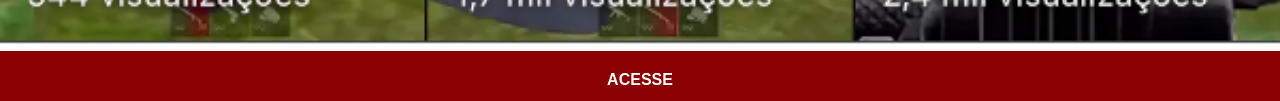
<file: youtube.html>
<!DOCTYPE html>
<html lang="pt-br">
<head>
    <meta charset="UTF-8">
    <meta name="viewport" content="width=device-width, initial-scale=1.0">
    <title>tela do youtube</title>
    <link rel="stylesheet" href="social.css">

</head>
<body>
    <img src="imagens/youtube-imagem.PNG" alt="youtube">
    <a href="https://www.youtube.com/@Patraoxp.94/shorts" target="_blank">ACESSE</a>
</body>
</html>
</file>
<file: style.css>
@charset "UTF-8";

*{
    margin: 0px;
    padding: 0px;
    font-family: Arial, Helvetica, sans-serif;
}


/* vh e altura total 
vw largura total */
html, body {
    height: 100vh;
    width: 100vw;
    background-color: black;
}

body{
    background-image: url(imagens/fundo-madeira.jpg);
    background-repeat: no-repeat;
    background-size: cover ;
    background-position: top center;
    background-attachment: fixed;

}

main {
    position: relative;
    height: 100vh;      
}

/* ---------------------------------------------------- */
section#telefone{

    position: absolute;
    height: 627px;
    width: 311px;
    top: 50%;
    left: 50%;
    transform: translate(-50%, -50%);

    background-image: url(imagens/frame-iphone.png);
    background-repeat: no-repeat;
}


iframe#tela{
    position: relative;
    top: 80px;
    left:22px;
    width: 267px;
    height: 471px;
    
}

@media (max-width: 350px) {
    section#telefone {
        width: 90vw;
        height: calc(95vw * 2.016); /* Mantém a proporção do iPhone */
        min-width: 100px;
        min-height: 303px;
    }

    iframe#tela {
        width: 76vw;
        top: 23vw;
        /* left: 6vw; */
    }
}

/* ---------------------------------------------------- */
section#rd img{
    /* a margin separa quando usa proporçao maior tipo 10px pra frente
    se colocar 0px ou -1px ele cola na borda */
    margin: 10px;
    width: 50px;
    border-radius: 50%;
    box-shadow: 2px 2px 5px rgba(0, 0, 0, 0.427);
    box-sizing: border-box;
}

section#rd{
    text-align: right;
}

section#rd img:hover{
    border: 1px solid rgba(255, 255, 255, 0.62);
    transform: translate(-3px, -3px);
    box-shadow: 5px 5px 10px rgba(0, 0, 0, 0.464);
    transition: .2s ;
}


/* botoes */
@media (max-width: 450px) {
    section#rd img {
        width: 36px;
        margin: 5px;
        
    }
    
}

@media (max-width: 350px) {
    section#rd {
        text-align: center;
        display: flex;
        margin-left: 32%;
        position: absolute;
    }
    
}
/* ---------------------------------------------------- */
</file>
<file: social.css>
@charset "UTF-8";

 *{
            margin: 0px;
            height: 0px;
            font-family: Arial, Helvetica, sans-serif;
        }

        ::-webkit-scrollbar{
            width: 0px;
            height: 0px;
        }

        img {
            width: 100vw;
            height: auto;
        }

        a{
           display: block;
           background-color: darkred;
           color: white;
           padding: 30px;
           padding-top: 20px;
           text-align: center;
           font-weight: bold;
           text-decoration: none;
           
        }

        a:hover{
            background-color: red;
            transition: .2s;
            
        }
</file>
